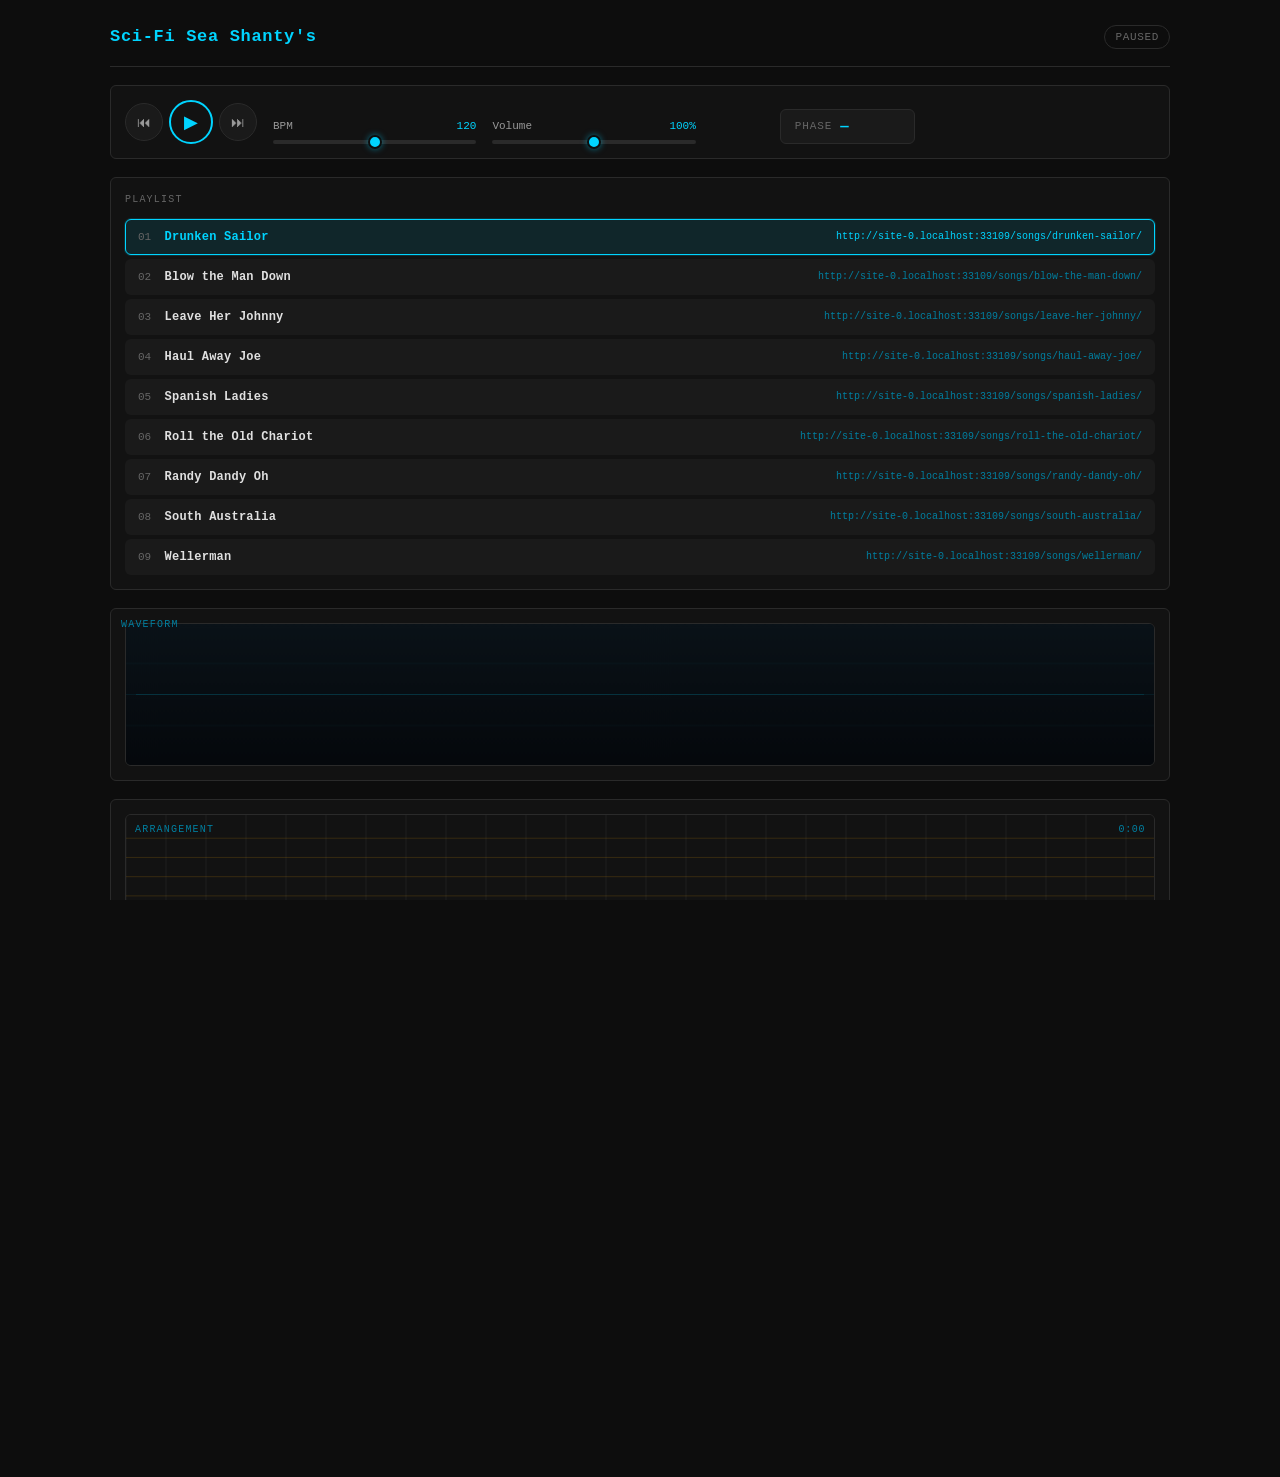
<file: index.html>
<!DOCTYPE html>
<html lang="en">
<head>
  <meta charset="UTF-8">
  <meta name="viewport" content="width=device-width, initial-scale=1.0">
  <meta name="theme-color" content="#0d0d0d">
  <meta name="apple-mobile-web-app-capable" content="yes">
  <title>Sci-Fi Sea Shanty's</title>
  <style>
    *, *::before, *::after { box-sizing: border-box; margin: 0; padding: 0; }

    :root {
      --waveform-h:   143px;  /* ~25% shorter than prior 190px shared strip */
      --arrangement-h: 179px; /* 75% of prior 238px strip */
      --bg:        #0d0d0d;
      --bg2:       #121212;
      --bg3:       #1a1a1a;
      --bg4:       #222222;
      --border:    #2a2a2a;
      --cyan:      #00d4ff;
      --cyan-dim:  #007fa0;
      --red:       #ff1744;
      --green:     #00e676;
      --amber:     #ffab00;
      --text:      #e0e0e0;
      --text-dim:  #666;
      --text-mid:  #999;
      --radius:    6px;
      --pad:       14px;
    }

    html, body {
      height: 100%;
      background: var(--bg);
      color: var(--text);
      font-family: 'JetBrains Mono', 'Fira Code', 'Cascadia Code', ui-monospace, monospace;
      font-size: 13px;
      line-height: 1.5;
      overflow-x: hidden;
    }

    /* ── Layout ─────────────────────────────────────────────────────────── */
    #app {
      max-width: 1100px;
      margin: 0 auto;
      padding: 24px 20px 60px;
      display: grid;
      gap: 18px;
    }

    /* ── Header ─────────────────────────────────────────────────────────── */
    header {
      display: flex;
      align-items: center;
      gap: 18px;
      border-bottom: 1px solid var(--border);
      padding-bottom: 16px;
    }
    header h1 {
      font-size: 17px;
      font-weight: 600;
      color: var(--cyan);
      letter-spacing: 0.04em;
      flex: 1;
    }
    header h1 span { color: var(--text-dim); font-weight: 400; }

    #status-pill {
      font-size: 11px;
      padding: 3px 10px;
      border-radius: 100px;
      border: 1px solid var(--border);
      color: var(--text-dim);
      letter-spacing: 0.06em;
      text-transform: uppercase;
      transition: all 0.3s;
    }
    #status-pill.playing { border-color: var(--green); color: var(--green); }

    /* ── Panel ───────────────────────────────────────────────────────────── */
    .panel {
      background: var(--bg2);
      border: 1px solid var(--border);
      border-radius: var(--radius);
      padding: var(--pad);
    }
    .panel-title {
      font-size: 10px;
      text-transform: uppercase;
      letter-spacing: 0.12em;
      color: var(--text-dim);
      margin-bottom: 12px;
    }

    /* ── Transport ───────────────────────────────────────────────────────── */
    #transport {
      display: grid;
      grid-template-columns: auto 1fr 1fr 1fr minmax(180px, 1.1fr);
      align-items: end;
      gap: 14px 16px;
    }
    #transport #transport-play-group { align-self: center; }
    #transport #info-row { justify-self: end; min-width: 0; }

    #transport-play-group {
      display: flex;
      align-items: center;
      gap: 6px;
    }
    #btn-prev-shanty,
    #btn-next-shanty {
      width: 38px;
      height: 38px;
      border-radius: 50%;
      border: 1px solid var(--border);
      background: var(--bg3);
      color: var(--text-mid);
      font-size: 14px;
      line-height: 1;
      cursor: pointer;
      display: flex;
      align-items: center;
      justify-content: center;
      transition: background 0.15s, border-color 0.15s, color 0.15s, transform 0.1s;
      flex-shrink: 0;
    }
    #btn-prev-shanty:hover,
    #btn-next-shanty:hover {
      border-color: var(--cyan-dim);
      color: var(--cyan);
      background: rgba(0,212,255,0.08);
    }
    #btn-prev-shanty:active,
    #btn-next-shanty:active { transform: scale(0.93); }
    #btn-prev-shanty:disabled,
    #btn-next-shanty:disabled {
      opacity: 0.35;
      cursor: not-allowed;
      pointer-events: none;
    }
    #btn-play {
      width: 44px;
      height: 44px;
      border-radius: 50%;
      border: 2px solid var(--cyan);
      background: transparent;
      color: var(--cyan);
      font-size: 18px;
      cursor: pointer;
      display: flex;
      align-items: center;
      justify-content: center;
      transition: background 0.15s, transform 0.1s;
      flex-shrink: 0;
    }
    #btn-play:hover { background: rgba(0,212,255,0.12); }
    #btn-play:active { transform: scale(0.93); }
    #btn-play.playing { border-color: var(--red); color: var(--red); }
    #btn-play.playing:hover { background: rgba(255,23,68,0.12); }

    /* ── Sliders ─────────────────────────────────────────────────────────── */
    .ctrl {
      display: flex;
      flex-direction: column;
      gap: 5px;
    }
    .ctrl-label {
      display: flex;
      justify-content: space-between;
      font-size: 11px;
      color: var(--text-mid);
    }
    .ctrl-label span:last-child { color: var(--cyan); font-variant-numeric: tabular-nums; }
    #vol-display.boost { color: var(--amber); }

    input[type=range] {
      -webkit-appearance: none;
      appearance: none;
      width: 100%;
      height: 4px;
      border-radius: 2px;
      background: var(--border);
      outline: none;
      cursor: pointer;
    }
    input[type=range]::-webkit-slider-thumb {
      -webkit-appearance: none;
      appearance: none;
      width: 14px; height: 14px;
      border-radius: 50%;
      background: var(--cyan);
      border: 2px solid var(--bg);
      box-shadow: 0 0 6px rgba(0,212,255,0.5);
      transition: transform 0.1s;
    }
    input[type=range]::-webkit-slider-thumb:hover { transform: scale(1.2); }
    input[type=range].layer-slider {
      background: linear-gradient(
        90deg,
        rgba(255, 171, 0, 0.38) 0 var(--phase-pct, 0%),
        var(--border) var(--phase-pct, 0%) 100%
      );
    }
    input[type=range].layer-slider::-webkit-slider-thumb { background: var(--layer-color); box-shadow: 0 0 4px rgba(255,171,0,0.22); }
    input[type=range].layer-slider.muted::-webkit-slider-thumb { background: var(--text-dim); box-shadow: none; }

    /* ── Playlist ───────────────────────────────────────────────────────── */
    .playlist-list {
      display: flex;
      flex-direction: column;
      gap: 4px;
      padding-right: 4px;
      margin: 0 -4px 0 0;
    }
    .playlist-item {
      display: grid;
      grid-template-columns: minmax(0, 1fr) auto;
      align-items: center;
      gap: 12px;
      width: 100%;
      padding: 10px 12px;
      border-radius: var(--radius);
      border: 1px solid transparent;
      background: var(--bg3);
      transition: border-color 0.15s, background 0.15s;
    }
    .playlist-item:hover {
      border-color: var(--cyan-dim);
      background: rgba(0, 212, 255, 0.06);
    }
    .playlist-item.active {
      border-color: var(--cyan);
      background: rgba(0, 212, 255, 0.1);
      box-shadow: 0 0 0 1px rgba(0, 212, 255, 0.15);
    }
    .playlist-item-main {
      display: flex;
      align-items: flex-start;
      gap: 10px;
      min-width: 0;
      text-align: left;
      background: transparent;
      border: 0;
      color: var(--text);
      font-family: inherit;
      font-size: 12px;
      cursor: pointer;
      padding: 0;
    }
    .playlist-item-index {
      flex: 0 0 1.5em;
      color: var(--text-dim);
      font-variant-numeric: tabular-nums;
      font-size: 11px;
      padding-top: 1px;
    }
    .playlist-item-body { min-width: 0; flex: 1; }
    .playlist-item-title {
      font-weight: 600;
      color: var(--text);
      letter-spacing: 0.02em;
    }
    .playlist-item.active .playlist-item-title { color: var(--cyan); }
    .playlist-item-desc {
      font-size: 10px;
      color: var(--text-dim);
      line-height: 1.35;
      margin-top: 3px;
      display: -webkit-box;
      -webkit-line-clamp: 2;
      -webkit-box-orient: vertical;
      overflow: hidden;
    }
    .playlist-item-url {
      display: inline-flex;
      align-items: flex-start;
      justify-content: flex-end;
      font-size: 10px;
      line-height: 1.35;
      color: var(--cyan-dim);
      text-decoration: none;
      white-space: normal;
      max-width: min(52vw, 520px);
      overflow-wrap: anywhere;
      word-break: break-word;
      text-align: right;
    }
    .playlist-item-url:hover {
      color: var(--cyan);
      text-decoration: underline;
    }
    .playlist-item.active .playlist-item-url { color: var(--cyan); }
    /* ── Phase readout + Synthesize ───────────────────────────────────────── */
    #info-row {
      display: flex;
      gap: 18px;
      align-items: center;
    }
    .info-chip {
      background: var(--bg3);
      border: 1px solid var(--border);
      border-radius: var(--radius);
      padding: 6px 14px;
      display: flex;
      align-items: center;
      gap: 8px;
    }
    .info-chip .info-key { color: var(--text-dim); font-size: 11px; text-transform: uppercase; letter-spacing: 0.08em; }
    .info-chip .info-val { color: var(--cyan); font-size: 14px; font-weight: 600; min-width: 60px; }
    /* ── Oscilloscope + Arrangement (label style; heights split) ───────────── */
    #scope-wrap,
    #arrangement-wrap {
      position: relative;
    }
    #scope {
      width: 100%;
      height: var(--waveform-h);
      display: block;
      border-radius: var(--radius);
      background: radial-gradient(ellipse 120% 80% at 50% 100%, #0a1418 0%, #060a0c 55%);
      border: 1px solid var(--border);
    }
    .viz-label {
      position: absolute;
      top: 8px;
      left: 10px;
      z-index: 1;
      font-size: 10px;
      text-transform: uppercase;
      letter-spacing: 0.12em;
      color: var(--cyan-dim);
      pointer-events: none;
    }
    .viz-label-row {
      left: 10px;
      right: 10px;
      display: flex;
      justify-content: space-between;
      align-items: baseline;
      gap: 8px;
    }
    .viz-time-span {
      text-transform: none;
      letter-spacing: 0.06em;
      font-variant-numeric: tabular-nums;
      white-space: nowrap;
    }

    .arrangement-live-wrap {
      display: block;
      overflow: hidden;
    }
    .arrangement-live-canvas-wrap {
      height: var(--arrangement-h);
      min-width: 0;
      border-radius: var(--radius);
      border: 1px solid var(--border);
      background: var(--bg2);
      overflow: hidden;
    }
    #arrangement-canvas {
      display: block;
      width: 100%;
      height: 100%;
      vertical-align: top;
    }

    /* ── Layer mixer (flat list, logical hierarchy order) ──────────────────── */
    #mixer-layers {
      display: grid;
      grid-template-columns: repeat(auto-fill, minmax(180px, 1fr));
      gap: 10px;
    }
    .layer-ctrl {
      --layer-color: var(--amber);
      background: var(--bg3);
      border: 1px solid var(--border);
      border-radius: var(--radius);
      padding: 10px 12px;
      display: flex;
      flex-direction: column;
      gap: 7px;
    }
    .layer-ctrl .layer-header {
      display: flex;
      justify-content: space-between;
      align-items: center;
    }
    .layer-name {
      font-size: 11px;
      font-weight: 600;
      letter-spacing: 0.06em;
      text-transform: uppercase;
      color: var(--layer-color);
    }
    .layer-val {
      font-size: 11px;
      color: var(--layer-color);
      font-variant-numeric: tabular-nums;
      min-width: 28px;
      text-align: right;
    }
    .layer-val.muted { color: var(--text-dim); }
    .layer-meta {
      display: flex;
      align-items: center;
      gap: 8px;
      flex-wrap: wrap;
      justify-content: flex-end;
    }
    .layer-meta-row {
      display: inline-flex;
      align-items: center;
      gap: 4px;
      font-size: 9px;
      letter-spacing: 0.06em;
      text-transform: uppercase;
      color: var(--text-dim);
    }
    .layer-mix-val {
      color: var(--cyan);
      font-variant-numeric: tabular-nums;
      letter-spacing: normal;
      text-transform: none;
    }
    .layer-mix-val.muted { color: var(--text-dim); }
    .layer-desc {
      font-size: 10px;
      color: var(--text-dim);
    }
    .layer-chords {
      font-size: 9px;
      color: var(--text-mid);
      letter-spacing: 0.04em;
      line-height: 1.35;
    }
    .layer-chords .layer-chords-label {
      color: var(--text-dim);
      text-transform: uppercase;
      letter-spacing: 0.08em;
      margin-right: 4px;
    }
    .layer-solo-btn {
      background: none;
      border: 1px solid var(--border);
      border-radius: 3px;
      color: var(--text-dim);
      font-size: 9px;
      font-weight: 700;
      font-family: inherit;
      width: 22px;
      height: 20px;
      padding: 0;
      line-height: 1;
      cursor: pointer;
      transition: border-color 0.15s, color 0.15s, background 0.15s;
    }
    .layer-solo-btn:hover {
      border-color: var(--cyan-dim);
      color: var(--cyan);
    }
    .layer-solo-btn.active {
      border-color: var(--cyan);
      color: var(--cyan);
      background: rgba(0, 212, 255, 0.12);
      box-shadow: 0 0 8px rgba(0, 212, 255, 0.2);
    }
    .layer-ctrl.is-solo-muted {
      opacity: 0.55;
    }
    .layer-ctrl.is-soloed {
      box-shadow: 0 0 0 1px rgba(0, 212, 255, 0.35);
    }
    /* ── Footer note ─────────────────────────────────────────────────────── */
    footer {
      text-align: center;
      font-size: 11px;
      color: var(--text-dim);
      padding-top: 8px;
    }
    footer a { color: var(--cyan-dim); text-decoration: none; }
    footer a:hover { color: var(--cyan); }

    @media (max-width: 640px) {
      #transport {
        grid-template-columns: 1fr 1fr;
        grid-template-rows: auto;
        gap: 12px;
      }
      #transport #info-row { justify-self: stretch; }
      #transport #transport-play-group { justify-self: start; }
    }
  </style>
</head>
<body>
<!-- Keeps the OS media session / audio route active on some mobile browsers when the screen locks -->
<audio id="media-keepalive" loop playsinline preload="auto" aria-hidden="true"
  src="[data-uri]"></audio>
<div id="app">

  <!-- ── Header ──────────────────────────────────────────────────────────── -->
  <header>
    <h1>Sci-Fi Sea Shanty's</h1>
    <div id="status-pill">paused</div>
  </header>

  <!-- ── Transport ───────────────────────────────────────────────────────── -->
  <div class="panel">
    <div id="transport">
      <div id="transport-play-group">
        <button type="button" id="btn-prev-shanty" title="Previous shanty" aria-label="Previous shanty">⏮</button>
        <button id="btn-play" title="Play / Pause" aria-label="Play or pause">▶</button>
        <button type="button" id="btn-next-shanty" title="Next shanty" aria-label="Next shanty">⏭</button>
      </div>

      <div class="ctrl" id="bpm-ctrl">
        <div class="ctrl-label"><span>BPM</span><span id="bpm-display">120</span></div>
        <input type="range" id="bpm-slider" min="40" max="200" value="120" step="1">
      </div>

      <div class="ctrl" id="vol-ctrl">
        <div class="ctrl-label"><span>Volume</span><span id="vol-display">100%</span></div>
        <input type="range" id="vol-slider" min="0" max="200" value="100" step="1">
      </div>

      <div id="info-row">
        <div class="info-chip">
          <span class="info-key">Phase</span>
          <span class="info-val" id="phase-val">—</span>
        </div>
      </div>

    </div>
  </div>

  <!-- ── Playlist ────────────────────────────────────────────────────────── -->
  <div class="panel" id="playlist-panel">
    <div class="panel-title">Playlist</div>
    <div id="playlist-list" class="playlist-list" role="list" aria-label="Sea shanty playlist"></div>
  </div>

  <!-- ── Oscilloscope ────────────────────────────────────────────────────── -->
  <div class="panel" id="scope-wrap">
    <canvas id="scope"></canvas>
    <div id="scope-label" class="viz-label">Waveform</div>
  </div>

  <!-- ── Arrangement (live per-layer RMS) ─────────────────────────────────── -->
  <div class="panel" id="arrangement-panel" aria-label="Layer activity">
    <div id="arrangement-wrap">
      <div class="arrangement-live-wrap">
        <div class="arrangement-live-canvas-wrap">
          <canvas id="arrangement-canvas" width="300" height="54"></canvas>
        </div>
      </div>
      <div id="arrangement-label" class="viz-label viz-label-row">
        <span>Arrangement</span>
        <span id="arrangement-time-span" class="viz-time-span" title=""></span>
      </div>
    </div>
  </div>

  <!-- ── Layer Mixer ─────────────────────────────────────────────────────── -->
  <div class="panel">
    <div class="panel-title">Crew & Instruments — mix levels per song phase</div>
    <div id="mixer-layers"></div>
  </div>

  <footer>
    <a href="https://github.com/TomGarske/ProceduralMusicStudio" target="_blank">GitHub</a>
    &nbsp;·&nbsp; 120 BPM · Sci-Fi Sea Shanty's · Web Audio API
  </footer>

</div>

<script src="music_engine_web.js"></script>
<script src="arrangement_live.js"></script>
<script>
// ── Layer definitions (order = rhythm → low end → harmony → melody → texture) ─
const LAYERS = [
  { id:'thump',     label:'Fist Thump',        desc:'Layered barrel-hit impact on beats 1 and 3', default:100 },
  { id:'bass',      label:'Plucked Bass',      desc:'Short low root-and-fifth notes with a pitched attack accent', default:100 },
  { id:'piano',     label:'Concertina Stabs',  desc:'Rhythmic concertina-style chord stabs on the downbeat', default:100 },
  { id:'pad',       label:'Cello Pad',         desc:'Sustained bowed cello support that retunes with the harmony', default:100 },
  { id:'drone',     label:'Arco Bass Support', desc:'Bowed bass root-and-fifth support with gentle swells', default:100 },
  { id:'arp',       label:'Cello Melody',      desc:'Main bowed cello hook, kept in a playable register', default:100 },
  { id:'voiceBass', label:'Crew Bass',         desc:'Lowest crew chant part in bass range', default:100 },
  { id:'voiceBaritone', label:'Crew Baritone', desc:'Middle crew chant part in baritone range', default:100 },
  { id:'voiceTenor', label:'Crew Tenor',       desc:'Upper crew chant part kept in a low tenor range', default:100 },
];
/** Layers that follow the phase chord progression (shown in the mixer). */
const CHORD_LAYER_IDS = ['piano', 'bass', 'voiceBass', 'voiceBaritone', 'voiceTenor'];
let presetManifestList = [];
let activePresetJson = null;
/** Layer slider 0–200 → multiplier 0–2× phase level (must match engine `setLayer` max). */
const LAYER_SLIDER_MAX = 200;
const LAYER_MULT_MAX = 2;

// ── Engine boot ──────────────────────────────────────────────────────────
let engine = null;
let scopeRaf = null;
let soloLayerId = null;  // null = all layers audible per mixer; else only this id is heard

const mediaKeepalive = document.getElementById('media-keepalive');

// ── iOS background audio helper ──────────────────────────────────────────
// Pipes the engine's Web Audio output through the <audio> element so iOS
// keeps the audio session alive when the page is backgrounded.
function startKeepalive() {
  try {
    const stream = engine?.getMediaStream?.();
    if (stream) {
      mediaKeepalive.srcObject = stream;
    }
    mediaKeepalive.volume = 0.01;
    mediaKeepalive.play().catch(() => {});
  } catch (_) {}
}
function stopKeepalive() {
  try {
    mediaKeepalive.pause();
    mediaKeepalive.srcObject = null;
  } catch (_) {}
}

function updateChordLayerLabels() {
  const seq = engine?.getState?.()?.chordSeq;
  const inner = seq && seq.length
    ? `<span class="layer-chords-label">Chords</span><span>${seq.join(' · ')}</span>`
    : `<span class="layer-chords-label">Chords</span><span>—</span>`;
  CHORD_LAYER_IDS.forEach(id => {
    const el = document.getElementById(`chords-${id}`);
    if (el) el.innerHTML = inner;
  });
}

async function bootEngine() {
  if (engine) return;
  if (!activePresetJson && presetManifestList.length) {
    try {
      const r = await fetch('presets/' + presetManifestList[0].file);
      activePresetJson = await r.json();
    } catch (e) {
      console.warn('Could not load preset file; using engine default.', e);
    }
  }
  const opts = activePresetJson ? { preset: activePresetJson } : {};
  engine = ProceduralMusic.create(opts);
  window.__PROC_ENGINE = engine;
  engine.setKey(activePresetJson?.defaults?.key ?? 'Gm');
  engine.setPhaseLoop(null);

  // Wire events
  const phaseValEl = document.getElementById('phase-val');
  let phaseRafPending = false;
  let lastPhaseEvent = null;
  engine.on('phase', (data) => {
    lastPhaseEvent = data;
    if (!phaseRafPending) {
      phaseRafPending = true;
      requestAnimationFrame(() => {
        phaseRafPending = false;
        if (!lastPhaseEvent) return;
        const { label } = lastPhaseEvent;
        phaseValEl.textContent = label;
        window.ArrangementLive?.onPhaseMarker?.(label);
        updateLayerDisplayFromState(engine.getState());
        updateChordLayerLabels();
      });
    }
  });

  // Throttle MediaMetadata — at most once per 2s (allocations are expensive)
  let lastMediaMetaUpdate = 0;
  engine.on('phase', ({ id, label }) => {
    const now = performance.now();
    if (now - lastMediaMetaUpdate < 2000) return;
    lastMediaMetaUpdate = now;
    if ('mediaSession' in navigator && activePresetJson) {
      try {
        const bpm = engine?.getState?.()?.bpm;
        navigator.mediaSession.metadata = new MediaMetadata({
          title: bpm ? `${Math.round(bpm)} BPM · ${activePresetJson.name || "Sci-Fi Sea Shanty's"}` : (activePresetJson.name || "Sci-Fi Sea Shanty's"),
          artist: label || 'Sci-Fi Sea Shanty\'s',
          album: "Sci-Fi Sea Shanty's",
        });
      } catch (_) {}
    }
  });

  // Sync sliders to the loaded preset's defaults, then push to engine
  const presetBpm = activePresetJson?.defaults?.bpm ?? 120;
  document.getElementById('bpm-slider').value = presetBpm;
  document.getElementById('bpm-display').textContent = Math.round(presetBpm);
  engine.setVolume(parseFloat(document.getElementById('vol-slider').value) / 100);
  engine.setBPM(presetBpm);
  updateLayerDisplayFromState(engine.getState());
  syncAllLayersToEngine();
  updateChordLayerLabels();
  updateMediaSessionPlaybackState();
  updateMediaSessionMetadata();

  // Start oscilloscope
  startScope();
}

// ── Play / Pause ──────────────────────────────────────────────────────────
const btnPlay = document.getElementById('btn-play');
const statusPill = document.getElementById('status-pill');

btnPlay.addEventListener('click', async () => {
  await bootEngine();
  const state = engine.getState();
  if (state.transportActive) {
    engine.stop();
    stopKeepalive();
    btnPlay.classList.remove('playing');
    btnPlay.innerHTML = '▶';
    statusPill.textContent = 'paused';
    statusPill.classList.remove('playing');
    updateMediaSessionPlaybackState();
  } else {
    engine.play();
    startKeepalive();
    btnPlay.classList.add('playing');
    btnPlay.innerHTML = '⏸';
    statusPill.textContent = 'playing';
    statusPill.classList.add('playing');
    updateMediaSessionPlaybackState();
    updateMediaSessionMetadata();
  }
});

// ── Prevent scroll-wheel from changing slider values (causes audio glitches) ──
document.querySelectorAll('input[type=range]').forEach(slider => {
  slider.addEventListener('wheel', e => { e.preventDefault(); }, { passive: false });
});

// ── Transport sliders ─────────────────────────────────────────────────────
document.getElementById('bpm-slider').addEventListener('input', e => {
  const v = parseInt(e.target.value);
  document.getElementById('bpm-display').textContent = v;
  if (engine) engine.setBPM(v);
  updateMediaSessionMetadata();
});

document.getElementById('vol-slider').addEventListener('input', e => {
  const v = parseInt(e.target.value);
  const volDisplay = document.getElementById('vol-display');
  volDisplay.textContent = v > 100 ? `${v}% Boost` : `${v}%`;
  volDisplay.classList.toggle('boost', v > 100);
  if (engine) engine.setVolume(v / 100);
});

// ── Layer mixer (flat list, hierarchy order) ───────────────────────────
const mixerLayersEl = document.getElementById('mixer-layers');
function getEffectiveLayerValue(layerId, sliderVal) {
  if (soloLayerId !== null && layerId !== soloLayerId) return 0;
  return sliderVal;
}
function updateSoloStyles() {
  document.querySelectorAll('.layer-solo-btn').forEach(btn => {
    const id = btn.dataset.layer;
    btn.classList.toggle('active', soloLayerId !== null && soloLayerId === id);
  });
  document.querySelectorAll('.layer-ctrl').forEach(card => {
    const sl = card.querySelector('.layer-slider');
    const id = sl?.dataset?.layer;
    if (!id) return;
    card.classList.toggle('is-soloed', soloLayerId !== null && soloLayerId === id);
    card.classList.toggle('is-solo-muted', soloLayerId !== null && soloLayerId !== id);
  });
}
function syncLayerToEngine(layerId) {
  if (!engine) return;
  const slider = document.getElementById(`sl-${layerId}`);
  if (!slider) return;
  const volumeMult = parseInt(slider.value, 10) / 100;
  engine.setLayer(layerId, getEffectiveLayerValue(layerId, volumeMult));
}
function syncAllLayersToEngine() {
  if (!engine) return;
  LAYERS.forEach(layer => syncLayerToEngine(layer.id));
}
const layerDomCache = {};
function cacheLayerDom() {
  LAYERS.forEach(layer => {
    const slider = document.getElementById(`sl-${layer.id}`);
    const phaseEl = document.getElementById(`phase-${layer.id}`);
    const mixEl = document.getElementById(`mix-${layer.id}`);
    const card = slider?.closest('.layer-ctrl');
    if (slider && phaseEl && mixEl && card) {
      layerDomCache[layer.id] = { slider, phaseEl, mixEl, card };
    }
  });
}
function updateLayerDisplayFromState(state) {
  if (!state) return;
  const phaseLevels = state.phaseLevels || {};
  for (let i = 0; i < LAYERS.length; i++) {
    const layer = LAYERS[i];
    const cached = layerDomCache[layer.id];
    if (!cached) continue;
    const { slider, phaseEl, mixEl } = cached;
    const base = phaseLevels[layer.id] ?? 0;
    const volumeMult = parseInt(slider.value, 10) / 100;
    phaseEl.textContent = base.toFixed(2);
    mixEl.textContent = volumeMult.toFixed(2);
    phaseEl.classList.toggle('muted', base === 0);
    mixEl.classList.toggle('muted', volumeMult === 0);
    slider.style.setProperty('--phase-pct', `${Math.max(0, Math.min(100, base * 100))}%`);
    slider.classList.toggle('muted', volumeMult === 0);
  }
}

function buildLayerCard(layer) {
  const card = document.createElement('div');
  card.className = 'layer-ctrl';
  const defaultVal = layer.default ?? 100;
  const chordBlock = CHORD_LAYER_IDS.includes(layer.id)
    ? `<div class="layer-chords" id="chords-${layer.id}"></div>`
    : '';
  card.innerHTML = `
    <div class="layer-header">
      <span class="layer-name">${layer.label}</span>
      <div class="layer-meta">
        <span class="layer-meta-row">Phase <span class="layer-val muted" id="phase-${layer.id}">0.00</span></span>
        <span class="layer-meta-row">Mix <span class="layer-mix-val ${defaultVal === 0 ? 'muted' : ''}" id="mix-${layer.id}">${(defaultVal / 100).toFixed(2)}</span></span>
        <button type="button" class="layer-solo-btn" data-layer="${layer.id}" title="Isolate this layer (solo)">S</button>
      </div>
    </div>
    <input type="range" class="layer-slider" id="sl-${layer.id}"
           min="0" max="${LAYER_SLIDER_MAX}" value="${defaultVal}" step="1" data-layer="${layer.id}">
    <div class="layer-desc">${layer.desc}</div>
    ${chordBlock}
  `;

  const slider = card.querySelector(`#sl-${layer.id}`);
  const mixEl = card.querySelector(`#mix-${layer.id}`);
  slider.classList.toggle('muted', parseInt(slider.value) === 0);
  slider.style.setProperty('--phase-pct', '0%');

  slider.addEventListener('wheel', e => { e.preventDefault(); }, { passive: false });
  slider.addEventListener('input', e => {
    const v = parseInt(e.target.value, 10) / 100;
    mixEl.textContent = v.toFixed(2);
    syncLayerToEngine(layer.id);
    mixEl.classList.toggle('muted', v === 0);
    slider.classList.toggle('muted', v === 0);
  });

  const soloBtn = card.querySelector('.layer-solo-btn');
  soloBtn.addEventListener('click', () => {
    soloLayerId = soloLayerId === layer.id ? null : layer.id;
    updateSoloStyles();
    syncAllLayersToEngine();
    updateLayerDisplayFromState(engine?.getState());
  });
  return card;
}

LAYERS.forEach(layer => {
  mixerLayersEl.appendChild(buildLayerCard(layer));
});
cacheLayerDom();
updateSoloStyles();
updateChordLayerLabels();

if (window.ArrangementLive) {
  ArrangementLive.init(LAYERS.map(l => l.id));
}

// ── Oscilloscope ──────────────────────────────────────────────────────────
const canvas = document.getElementById('scope');
const ctx2d  = canvas.getContext('2d');
let scopeCssW = 0;
let scopeCssH = 0;
let scopeTimeBuf = null;

function resizeCanvas() {
  const dpr = window.devicePixelRatio || 1;
  const rect = canvas.getBoundingClientRect();
  scopeCssW = rect.width;
  scopeCssH = rect.height;
  canvas.width  = rect.width  * dpr;
  canvas.height = rect.height * dpr;
  ctx2d.setTransform(dpr, 0, 0, dpr, 0, 0);
}
resizeCanvas();
window.addEventListener('resize', resizeCanvas);

function drawScope() {
  scopeRaf = requestAnimationFrame(drawScope);

  const W = scopeCssW;
  const H = scopeCssH;
  const pad = 10;
  const mid = H * 0.5;

  const bgGrad = ctx2d.createLinearGradient(0, 0, 0, H);
  bgGrad.addColorStop(0, '#0a1218');
  bgGrad.addColorStop(1, '#05080c');
  ctx2d.fillStyle = bgGrad;
  ctx2d.fillRect(0, 0, W, H);

  ctx2d.strokeStyle = 'rgba(0, 212, 255, 0.07)';
  ctx2d.lineWidth = 1;
  ctx2d.beginPath();
  ctx2d.moveTo(0, mid);
  ctx2d.lineTo(W, mid);
  ctx2d.stroke();
  ctx2d.strokeStyle = 'rgba(0, 212, 255, 0.04)';
  ctx2d.beginPath();
  ctx2d.moveTo(0, H * 0.28);
  ctx2d.lineTo(W, H * 0.28);
  ctx2d.moveTo(0, H * 0.72);
  ctx2d.lineTo(W, H * 0.72);
  ctx2d.stroke();

  if (!engine) {
    ctx2d.strokeStyle = 'rgba(0,212,255,0.12)';
    ctx2d.lineWidth = 1.2;
    ctx2d.beginPath();
    ctx2d.moveTo(pad, mid);
    ctx2d.lineTo(W - pad, mid);
    ctx2d.stroke();
    return;
  }

  const analyser = engine.getAnalyser();
  if (!analyser) return;

  if (!scopeTimeBuf || scopeTimeBuf.length !== analyser.fftSize) {
    scopeTimeBuf = new Float32Array(analyser.fftSize);
  }
  analyser.getFloatTimeDomainData(scopeTimeBuf);
  const buf = scopeTimeBuf;
  const playing = btnPlay.classList.contains('playing');

  const plotW = Math.max(1, W - pad * 2);
  const stride = Math.max(1, Math.floor(buf.length / plotW));
  let peak = 0.0001;
  for (let i = 0; i < buf.length; i += stride) {
    peak = Math.max(peak, Math.abs(buf[i]));
  }
  const gain = Math.min(2.4, 0.42 / peak);

  const pts = [];
  let prev = 0;
  let x = 0;
  for (let i = 0; i < buf.length && x < plotW; i += stride, x++) {
    const sm = prev * 0.28 + buf[i] * 0.72;
    prev = sm;
    const y = mid - sm * gain * (H * 0.4);
    pts.push({ x: pad + x, y });
  }
  if (pts.length < 2) return;

  const fGrad = ctx2d.createLinearGradient(0, 0, 0, H);
  fGrad.addColorStop(0, playing ? 'rgba(0, 212, 255, 0.12)' : 'rgba(0, 212, 255, 0.04)');
  fGrad.addColorStop(1, 'rgba(0, 212, 255, 0)');
  ctx2d.beginPath();
  ctx2d.moveTo(pts[0].x, mid);
  for (let i = 0; i < pts.length; i++) ctx2d.lineTo(pts[i].x, pts[i].y);
  ctx2d.lineTo(pts[pts.length - 1].x, mid);
  ctx2d.closePath();
  ctx2d.fillStyle = fGrad;
  ctx2d.fill();

  ctx2d.beginPath();
  ctx2d.moveTo(pts[0].x, pts[0].y);
  for (let i = 1; i < pts.length; i++) ctx2d.lineTo(pts[i].x, pts[i].y);
  ctx2d.strokeStyle = playing ? 'rgba(0, 230, 255, 0.92)' : 'rgba(0, 212, 255, 0.32)';
  ctx2d.lineWidth = playing ? 1.45 : 1;
  ctx2d.lineJoin = 'round';
  ctx2d.lineCap = 'round';
  ctx2d.shadowBlur = playing ? 5 : 0;
  ctx2d.shadowColor = 'rgba(0, 212, 255, 0.45)';
  ctx2d.stroke();
  ctx2d.shadowBlur = 0;
}

function startScope() {
  if (!scopeRaf) drawScope();
}

// Start idle scope immediately
drawScope();

// ── Keyboard shortcut ─────────────────────────────────────────────────────
document.addEventListener('keydown', async e => {
  if (e.target.tagName === 'INPUT') return;
  if (e.code === 'Space') {
    e.preventDefault();
    btnPlay.click();
  }
});

let currentPresetFile = null;

async function initPresets() {
  try {
    const m = await fetch('presets/manifest.json').then(r => r.json());
    presetManifestList = m.presets || [];
    const first = presetManifestList[0];
    if (first) {
      const r = await fetch('presets/' + first.file);
      activePresetJson = await r.json();
      currentPresetFile = first.file;
    }
  } catch (e) {
    console.warn('Preset manifest/load failed; using bundled engine default.', e);
    presetManifestList = [];
  }
}

function renderPlaylist() {
  const list = document.getElementById('playlist-list');
  if (!list) return;
  list.innerHTML = '';
  presetManifestList.forEach((p, i) => {
    const item = document.createElement('div');
    const songUrl = new URL(`songs/${encodeURIComponent(p.id)}/`, window.location.href).href;
    item.className = 'playlist-item';
    item.setAttribute('role', 'listitem');
    item.dataset.file = p.file;
    item.innerHTML = `
      <button type="button" class="playlist-item-main" data-file="${p.file}">
        <span class="playlist-item-index">${String(i + 1).padStart(2, '0')}</span>
        <div class="playlist-item-body">
          <div class="playlist-item-title">${p.name}</div>
        </div>
      </button>
      <a class="playlist-item-url" href="${songUrl}">${songUrl}</a>
    `;
    list.appendChild(item);
  });
}

function renderPlaylistActive() {
  document.querySelectorAll('.playlist-item').forEach(el => {
    el.classList.toggle('active', el.dataset.file === currentPresetFile);
  });
}

function updateSkipButtonsState() {
  const dis = presetManifestList.length < 2;
  const prev = document.getElementById('btn-prev-shanty');
  const next = document.getElementById('btn-next-shanty');
  if (prev) prev.disabled = dis;
  if (next) next.disabled = dis;
}

function updateMediaSessionMetadata() {
  if (!('mediaSession' in navigator)) return;
  try {
    const state = engine?.getState?.();
    const bpm = state?.bpm;
    const phase = state?.phaseLabel || '';
    const name = activePresetJson?.name || "Sci-Fi Sea Shanty's";
    const title = bpm ? `${Math.round(bpm)} BPM · ${name}` : name;
    navigator.mediaSession.metadata = new MediaMetadata({
      title,
      artist: phase || "Sci-Fi Sea Shanty's",
      album: "Sci-Fi Sea Shanty's",
    });
    // Pin the scrubber to current BPM (position = bpm - 40, range 0–160).
    // playbackRate near zero prevents auto-advancing.
    if (bpm) {
      navigator.mediaSession.setPositionState({
        duration: 160,
        position: Math.max(0, Math.min(160, Math.round(bpm) - 40)),
        playbackRate: 0.0001,
      });
    }
  } catch (_) {}
}

function updateMediaSessionPlaybackState() {
  if (!('mediaSession' in navigator)) return;
  try {
    const playing = engine?.getState?.()?.transportActive;
    navigator.mediaSession.playbackState = playing ? 'playing' : 'paused';
  } catch (_) {}
}

function setupMediaSession() {
  if (!('mediaSession' in navigator)) return;
  try {
    navigator.mediaSession.setActionHandler('play', async () => {
      await bootEngine();
      if (!engine.getState().transportActive) {
        engine.play();
        startKeepalive();
        btnPlay.classList.add('playing');
        btnPlay.innerHTML = '⏸';
        statusPill.textContent = 'playing';
        statusPill.classList.add('playing');
      }
      updateMediaSessionPlaybackState();
    });
    navigator.mediaSession.setActionHandler('pause', async () => {
      await bootEngine();
      if (engine.getState().transportActive) {
        engine.stop();
        stopKeepalive();
        btnPlay.classList.remove('playing');
        btnPlay.innerHTML = '▶';
        statusPill.textContent = 'paused';
        statusPill.classList.remove('playing');
      }
      updateMediaSessionPlaybackState();
    });
    navigator.mediaSession.setActionHandler('previoustrack', () => {
      document.getElementById('btn-prev-shanty').click();
    });
    navigator.mediaSession.setActionHandler('nexttrack', () => {
      document.getElementById('btn-next-shanty').click();
    });
    navigator.mediaSession.setActionHandler('stop', async () => {
      await bootEngine();
      if (engine.getState().transportActive) {
        engine.stop();
        stopKeepalive();
        btnPlay.classList.remove('playing');
        btnPlay.innerHTML = '▶';
        statusPill.textContent = 'paused';
        statusPill.classList.remove('playing');
      }
      updateMediaSessionPlaybackState();
    });
    // ── BPM control via lock screen seek buttons (⏪/⏩) ──
    navigator.mediaSession.setActionHandler('seekforward', () => {
      if (!engine) return;
      const newBpm = Math.min(200, Math.round(engine.getState().bpm + 5));
      engine.setBPM(newBpm);
      document.getElementById('bpm-slider').value = newBpm;
      document.getElementById('bpm-display').textContent = newBpm;
      updateMediaSessionMetadata();
    });
    navigator.mediaSession.setActionHandler('seekbackward', () => {
      if (!engine) return;
      const newBpm = Math.max(40, Math.round(engine.getState().bpm - 5));
      engine.setBPM(newBpm);
      document.getElementById('bpm-slider').value = newBpm;
      document.getElementById('bpm-display').textContent = newBpm;
      updateMediaSessionMetadata();
    });
    // ── BPM control via lock screen scrubber drag ──
    navigator.mediaSession.setActionHandler('seekto', (details) => {
      if (!engine || details.seekTime == null) return;
      const newBpm = Math.round(Math.max(40, Math.min(200, 40 + details.seekTime)));
      engine.setBPM(newBpm);
      document.getElementById('bpm-slider').value = newBpm;
      document.getElementById('bpm-display').textContent = newBpm;
      updateMediaSessionMetadata();
    });
  } catch (e) {
    console.warn('Media Session not fully available', e);
  }
}

function getCurrentShantyIndex() {
  return presetManifestList.findIndex(p => p.file === currentPresetFile);
}

async function goToShantyDelta(delta) {
  const n = presetManifestList.length;
  if (n < 2) return;
  const i = getCurrentShantyIndex();
  if (i < 0) return;
  const next = presetManifestList[(i + delta + n) % n];
  await applyShantyFile(next.file);
}

async function applyShantyFile(file) {
  const entry = presetManifestList.find(p => p.file === file);
  if (!entry) return false;
  try {
    const r = await fetch('presets/' + file);
    activePresetJson = await r.json();
    currentPresetFile = file;
    updateLayerLabelsFromPreset(activePresetJson);
    renderPlaylistActive();
    await bootEngine();
    engine.applyPreset(activePresetJson);
    const bpm = activePresetJson.defaults?.bpm ?? 120;
    document.getElementById('bpm-slider').value = bpm;
    document.getElementById('bpm-display').textContent = Math.round(bpm);
    engine.play();
    startKeepalive();
    const btnPlayEl = document.getElementById('btn-play');
    const statusPillEl = document.getElementById('status-pill');
    btnPlayEl.classList.add('playing');
    btnPlayEl.innerHTML = '⏸';
    statusPillEl.textContent = 'playing';
    statusPillEl.classList.add('playing');
    updateMediaSessionMetadata();
    updateMediaSessionPlaybackState();
    return true;
  } catch (err) {
    console.error('Failed to load preset', err);
    return false;
  }
}

document.getElementById('btn-next-shanty').addEventListener('click', () => goToShantyDelta(1));
document.getElementById('btn-prev-shanty').addEventListener('click', () => goToShantyDelta(-1));
document.getElementById('playlist-list').addEventListener('click', async e => {
  const item = e.target.closest('.playlist-item-main');
  if (!item?.dataset?.file) return;
  await applyShantyFile(item.dataset.file);
});

// ── iOS background audio recovery ─────────────────────────────────────────
// When returning from background, iOS may have suspended the AudioContext
// and starved the scheduler. Resume both and re-attach the keepalive stream.
document.addEventListener('visibilitychange', () => {
  if (document.visibilityState === 'visible' && engine?.getState?.()?.playing) {
    engine.resumeAudioContext?.().then(() => startKeepalive()).catch(() => {});
  }
});
window.addEventListener('pageshow', e => {
  if (e.persisted && engine?.getState?.()?.playing) {
    engine.resumeAudioContext?.().then(() => startKeepalive()).catch(() => {});
  }
});
setupMediaSession();

// ── Preset-driven layer labels ────────────────────────────────────────
const DEFAULT_LAYER_LABELS = {};
LAYERS.forEach(l => { DEFAULT_LAYER_LABELS[l.id] = { label: l.label, desc: l.desc }; });

function updateLayerLabelsFromPreset(preset) {
  const labels = preset?.layerLabels || {};
  LAYERS.forEach(layer => {
    const custom = labels[layer.id];
    const lbl = custom?.label || DEFAULT_LAYER_LABELS[layer.id].label;
    const desc = custom?.desc || DEFAULT_LAYER_LABELS[layer.id].desc;
    const card = document.getElementById(`sl-${layer.id}`)?.closest('.layer-ctrl');
    if (!card) return;
    const nameEl = card.querySelector('.layer-name');
    const descEl = card.querySelector('.layer-desc');
    if (nameEl) nameEl.textContent = lbl;
    if (descEl) descEl.textContent = desc;
  });
  LAYERS.forEach(layer => {
    const cached = layerDomCache[layer.id];
    if (cached?.card) {
      cached.card.style.display = '';
    }
  });
}

const origBootEngine = bootEngine;
bootEngine = async function() {
  await origBootEngine();
  if (activePresetJson) {
    updateLayerLabelsFromPreset(activePresetJson);
  }
};

initPresets().then(() => {
  renderPlaylist();
  updateSkipButtonsState();
  renderPlaylistActive();
  if (activePresetJson) {
    updateLayerLabelsFromPreset(activePresetJson);
  }
});
</script>
</body>
</html>
</file>
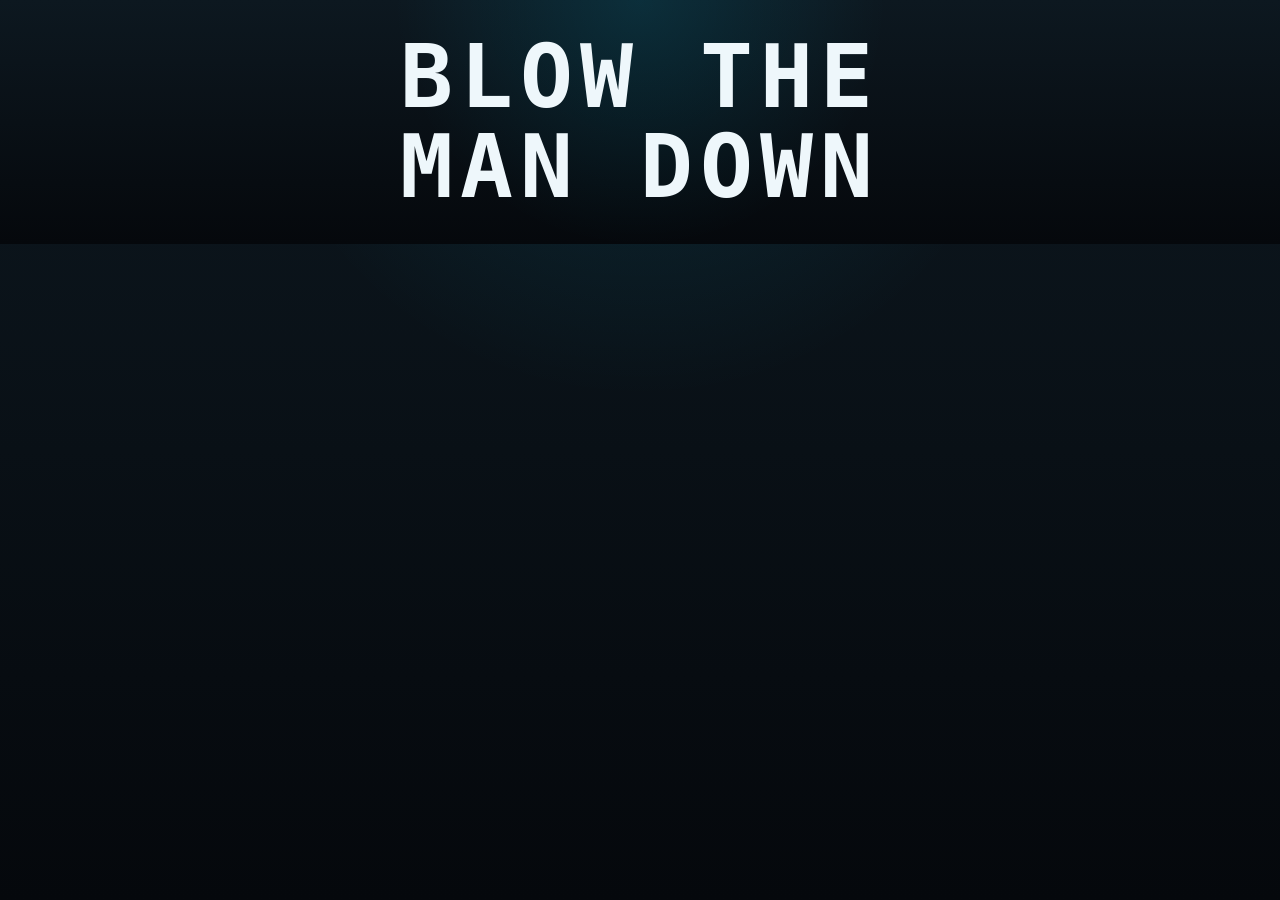
<file: songs/blow-the-man-down/index.html>
<!DOCTYPE html>
<html lang="en">
<head>
  <meta charset="UTF-8">
  <meta name="viewport" content="width=device-width, initial-scale=1.0">
  <title>Blow the Man Down</title>
  <link rel="stylesheet" href="../player.css">
  <script>
    window.STANDALONE_SONG = {
  "id": "blow-the-man-down",
  "name": "Blow the Man Down",
  "file": "blow-the-man-down.json"
};
  </script>
  <script src="../../music_engine_web.js"></script>
  <script src="../player.js" defer></script>
</head>
<body>
  <main class="song-shell" aria-live="polite">
    <h1 id="song-title">Blow the Man Down</h1>
  </main>
  <audio id="media-keepalive" autoplay playsinline webkit-playsinline hidden></audio>
</body>
</html>
</file>
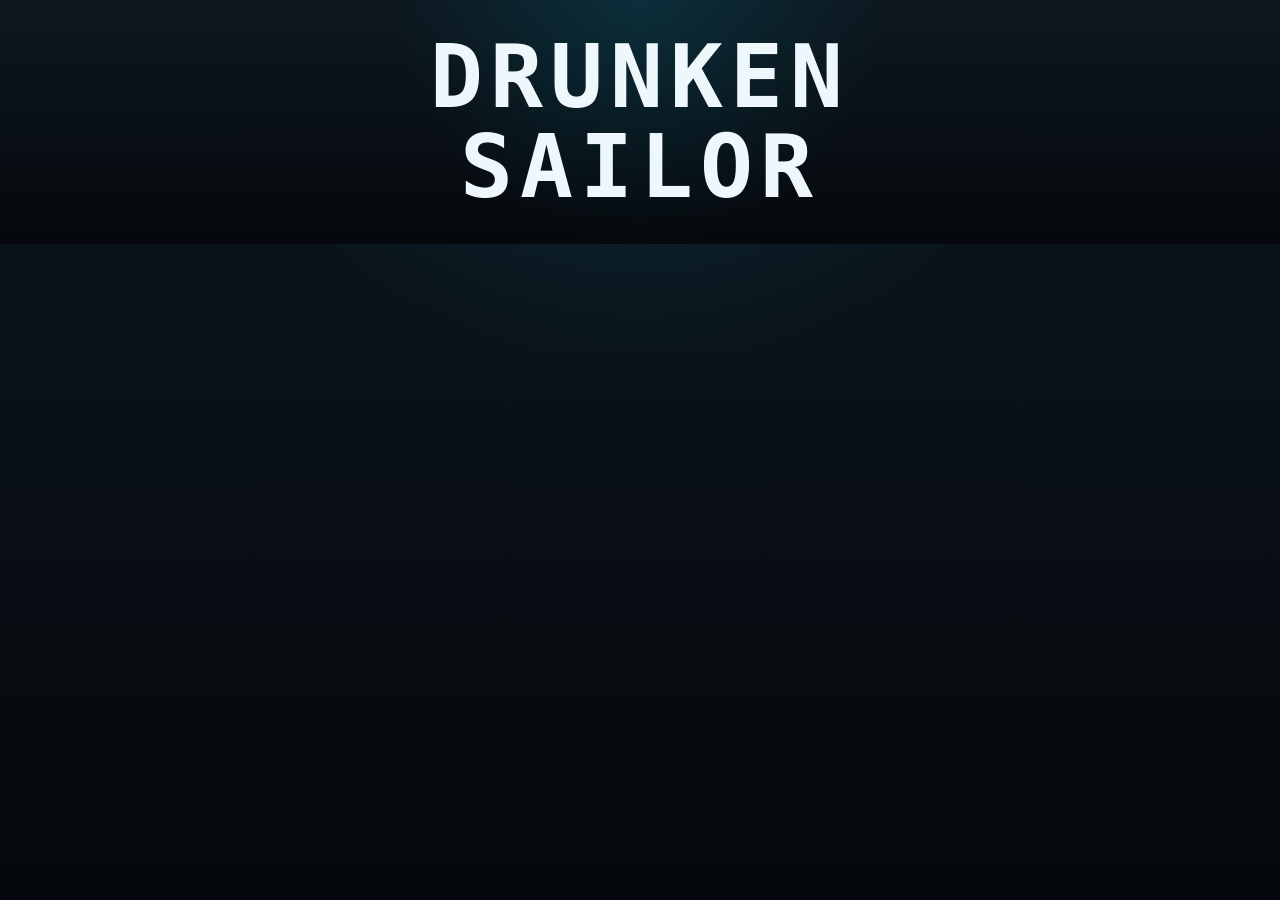
<file: songs/drunken-sailor/index.html>
<!DOCTYPE html>
<html lang="en">
<head>
  <meta charset="UTF-8">
  <meta name="viewport" content="width=device-width, initial-scale=1.0">
  <title>Drunken Sailor</title>
  <link rel="stylesheet" href="../player.css">
  <script>
    window.STANDALONE_SONG = {
  "id": "drunken-sailor",
  "name": "Drunken Sailor",
  "file": "drunken-sailor.json"
};
  </script>
  <script src="../../music_engine_web.js"></script>
  <script src="../player.js" defer></script>
</head>
<body>
  <main class="song-shell" aria-live="polite">
    <h1 id="song-title">Drunken Sailor</h1>
  </main>
  <audio id="media-keepalive" autoplay playsinline webkit-playsinline hidden></audio>
</body>
</html>
</file>
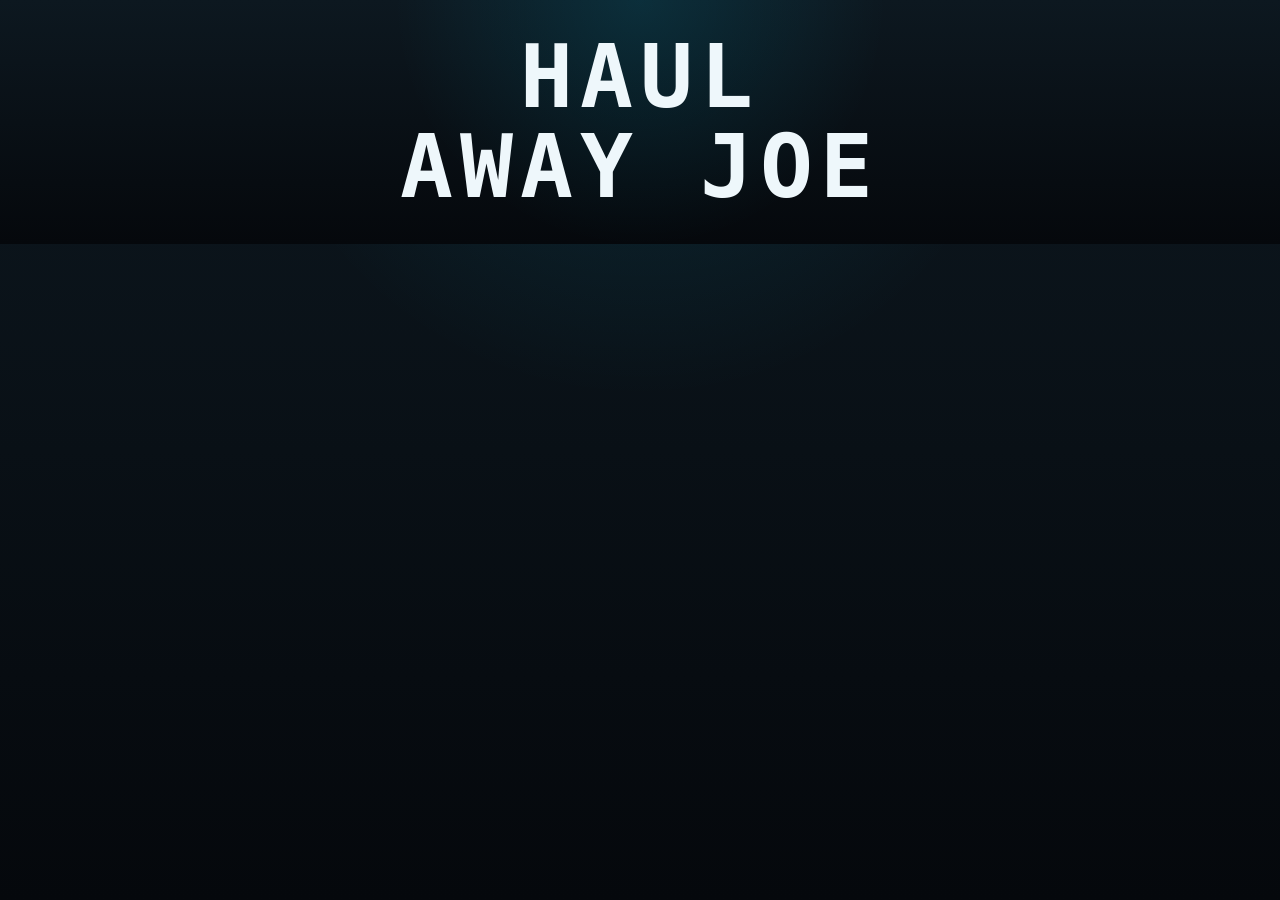
<file: songs/haul-away-joe/index.html>
<!DOCTYPE html>
<html lang="en">
<head>
  <meta charset="UTF-8">
  <meta name="viewport" content="width=device-width, initial-scale=1.0">
  <title>Haul Away Joe</title>
  <link rel="stylesheet" href="../player.css">
  <script>
    window.STANDALONE_SONG = {
  "id": "haul-away-joe",
  "name": "Haul Away Joe",
  "file": "haul-away-joe.json"
};
  </script>
  <script src="../../music_engine_web.js"></script>
  <script src="../player.js" defer></script>
</head>
<body>
  <main class="song-shell" aria-live="polite">
    <h1 id="song-title">Haul Away Joe</h1>
  </main>
  <audio id="media-keepalive" autoplay playsinline webkit-playsinline hidden></audio>
</body>
</html>
</file>
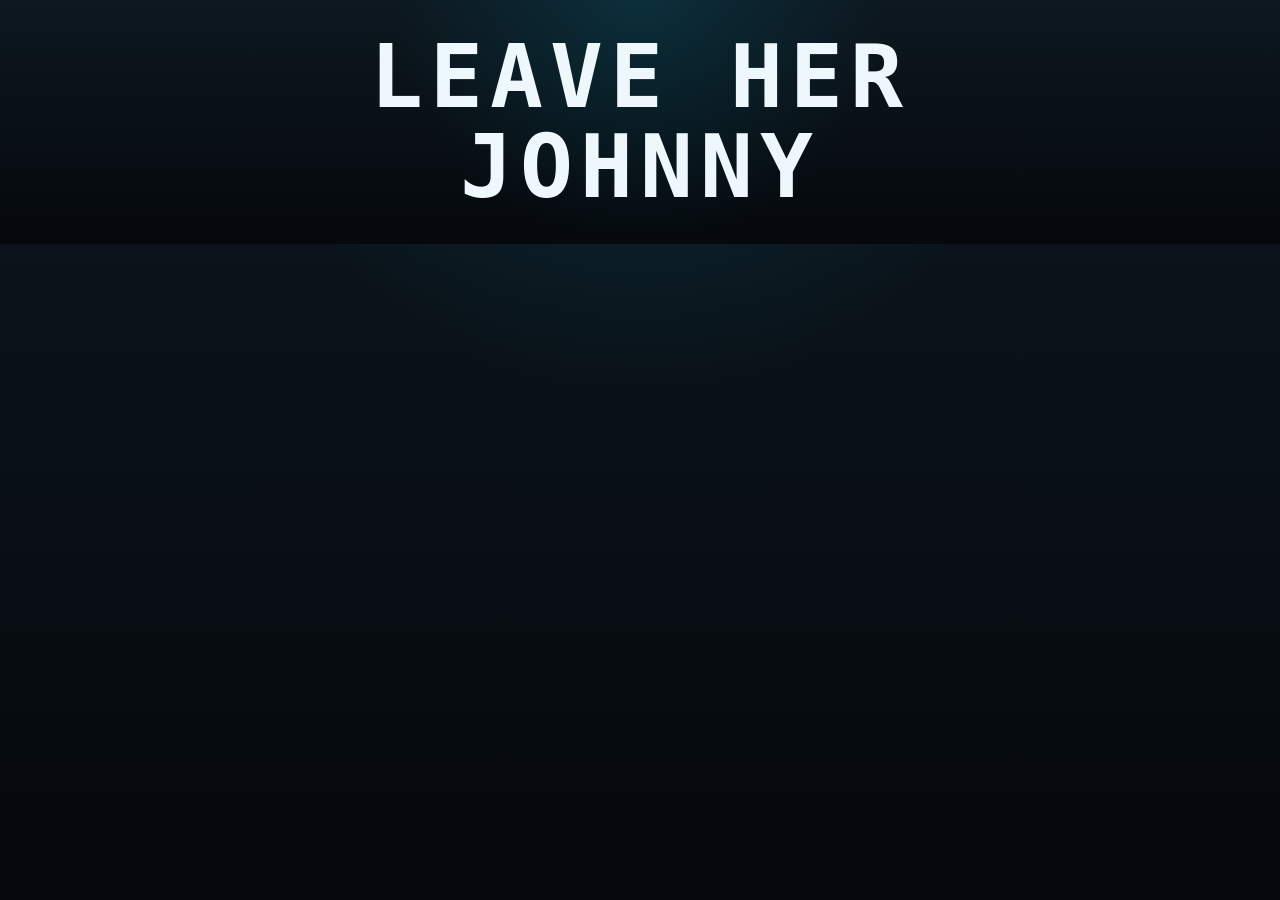
<file: songs/leave-her-johnny/index.html>
<!DOCTYPE html>
<html lang="en">
<head>
  <meta charset="UTF-8">
  <meta name="viewport" content="width=device-width, initial-scale=1.0">
  <title>Leave Her Johnny</title>
  <link rel="stylesheet" href="../player.css">
  <script>
    window.STANDALONE_SONG = {
  "id": "leave-her-johnny",
  "name": "Leave Her Johnny",
  "file": "leave-her-johnny.json"
};
  </script>
  <script src="../../music_engine_web.js"></script>
  <script src="../player.js" defer></script>
</head>
<body>
  <main class="song-shell" aria-live="polite">
    <h1 id="song-title">Leave Her Johnny</h1>
  </main>
  <audio id="media-keepalive" autoplay playsinline webkit-playsinline hidden></audio>
</body>
</html>
</file>
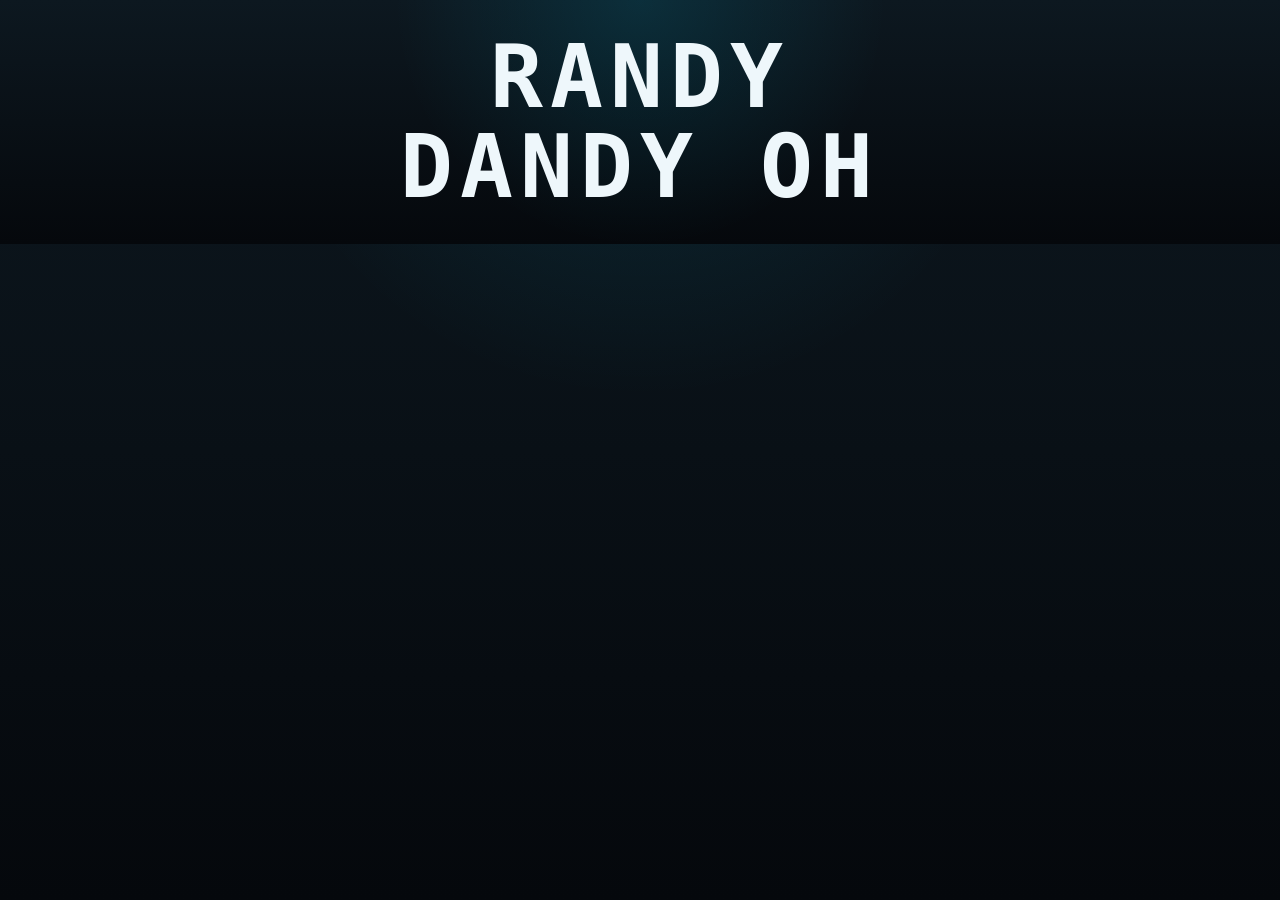
<file: songs/randy-dandy-oh/index.html>
<!DOCTYPE html>
<html lang="en">
<head>
  <meta charset="UTF-8">
  <meta name="viewport" content="width=device-width, initial-scale=1.0">
  <title>Randy Dandy Oh</title>
  <link rel="stylesheet" href="../player.css">
  <script>
    window.STANDALONE_SONG = {
  "id": "randy-dandy-oh",
  "name": "Randy Dandy Oh",
  "file": "randy-dandy-oh.json"
};
  </script>
  <script src="../../music_engine_web.js"></script>
  <script src="../player.js" defer></script>
</head>
<body>
  <main class="song-shell" aria-live="polite">
    <h1 id="song-title">Randy Dandy Oh</h1>
  </main>
  <audio id="media-keepalive" autoplay playsinline webkit-playsinline hidden></audio>
</body>
</html>
</file>
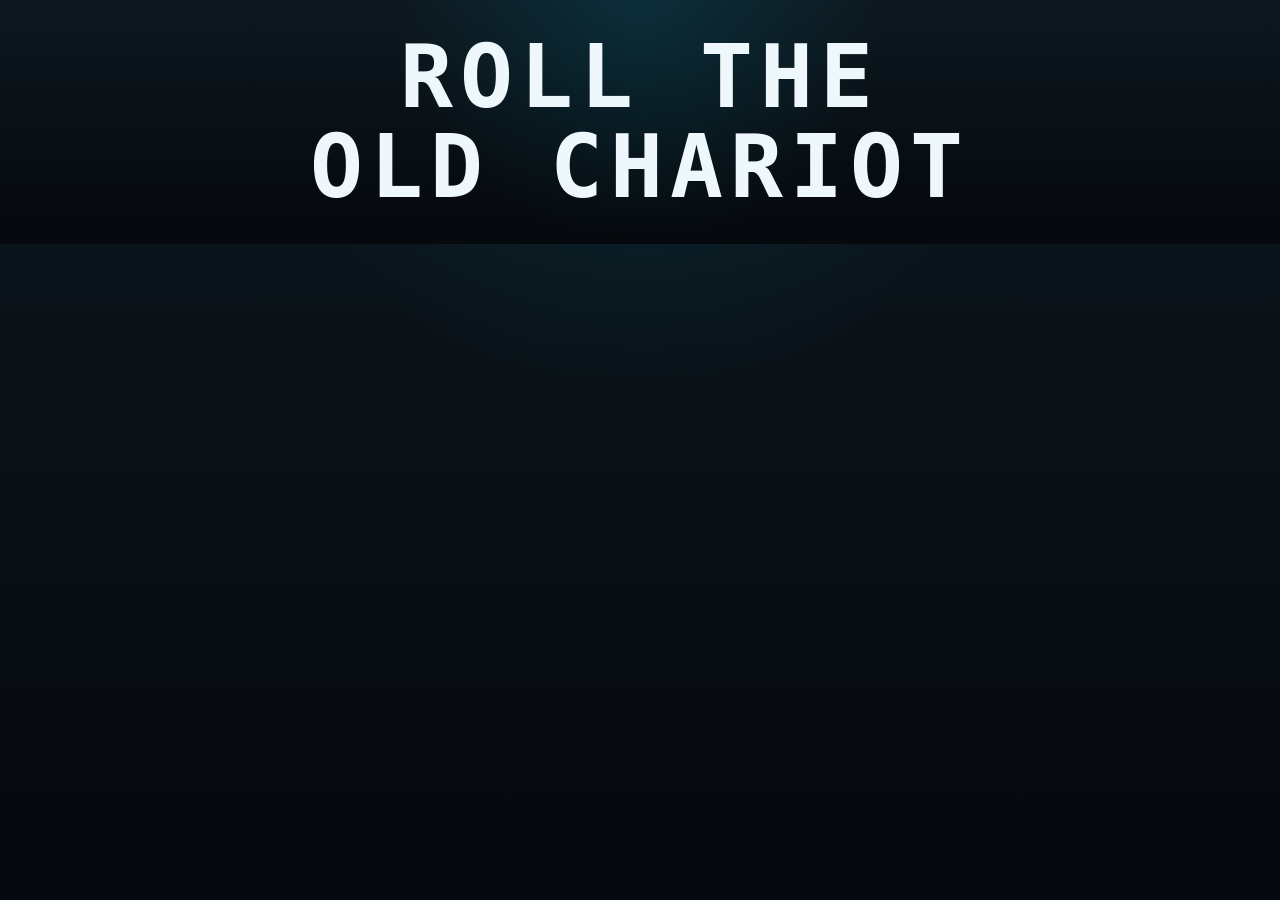
<file: songs/roll-the-old-chariot/index.html>
<!DOCTYPE html>
<html lang="en">
<head>
  <meta charset="UTF-8">
  <meta name="viewport" content="width=device-width, initial-scale=1.0">
  <title>Roll the Old Chariot</title>
  <link rel="stylesheet" href="../player.css">
  <script>
    window.STANDALONE_SONG = {
  "id": "roll-the-old-chariot",
  "name": "Roll the Old Chariot",
  "file": "roll-the-old-chariot.json"
};
  </script>
  <script src="../../music_engine_web.js"></script>
  <script src="../player.js" defer></script>
</head>
<body>
  <main class="song-shell" aria-live="polite">
    <h1 id="song-title">Roll the Old Chariot</h1>
  </main>
  <audio id="media-keepalive" autoplay playsinline webkit-playsinline hidden></audio>
</body>
</html>
</file>
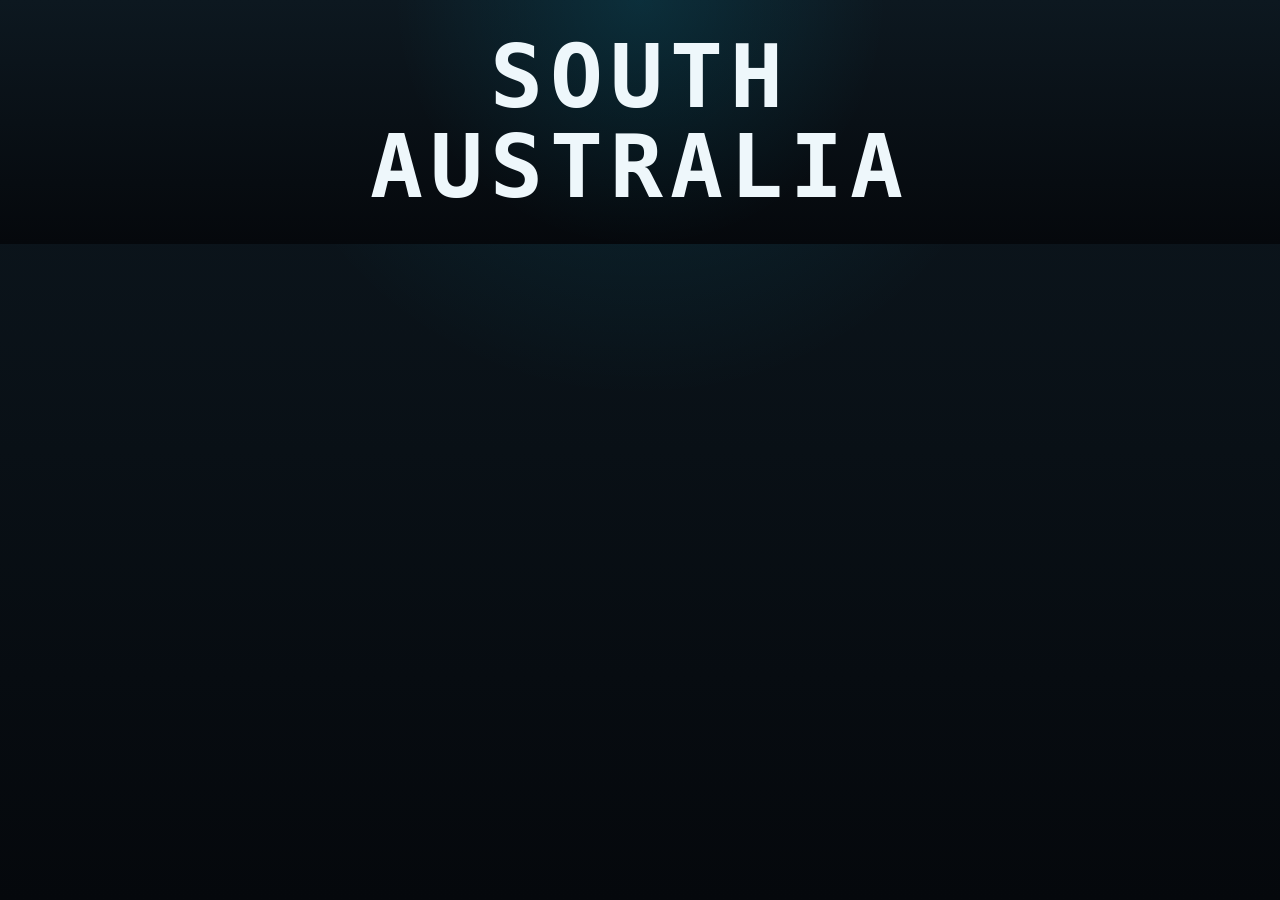
<file: songs/south-australia/index.html>
<!DOCTYPE html>
<html lang="en">
<head>
  <meta charset="UTF-8">
  <meta name="viewport" content="width=device-width, initial-scale=1.0">
  <title>South Australia</title>
  <link rel="stylesheet" href="../player.css">
  <script>
    window.STANDALONE_SONG = {
  "id": "south-australia",
  "name": "South Australia",
  "file": "south-australia.json"
};
  </script>
  <script src="../../music_engine_web.js"></script>
  <script src="../player.js" defer></script>
</head>
<body>
  <main class="song-shell" aria-live="polite">
    <h1 id="song-title">South Australia</h1>
  </main>
  <audio id="media-keepalive" autoplay playsinline webkit-playsinline hidden></audio>
</body>
</html>
</file>
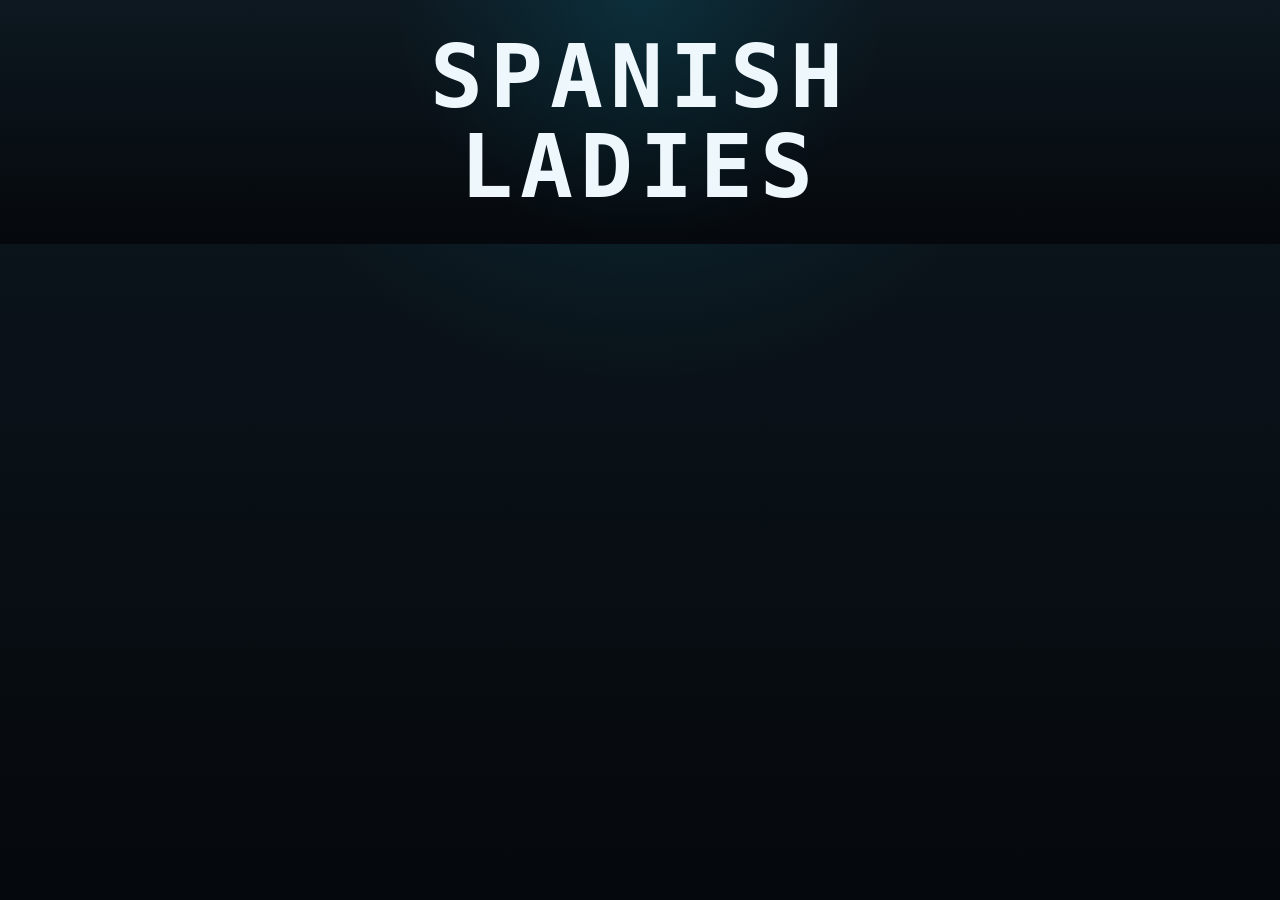
<file: songs/spanish-ladies/index.html>
<!DOCTYPE html>
<html lang="en">
<head>
  <meta charset="UTF-8">
  <meta name="viewport" content="width=device-width, initial-scale=1.0">
  <title>Spanish Ladies</title>
  <link rel="stylesheet" href="../player.css">
  <script>
    window.STANDALONE_SONG = {
  "id": "spanish-ladies",
  "name": "Spanish Ladies",
  "file": "spanish-ladies.json"
};
  </script>
  <script src="../../music_engine_web.js"></script>
  <script src="../player.js" defer></script>
</head>
<body>
  <main class="song-shell" aria-live="polite">
    <h1 id="song-title">Spanish Ladies</h1>
  </main>
  <audio id="media-keepalive" autoplay playsinline webkit-playsinline hidden></audio>
</body>
</html>
</file>
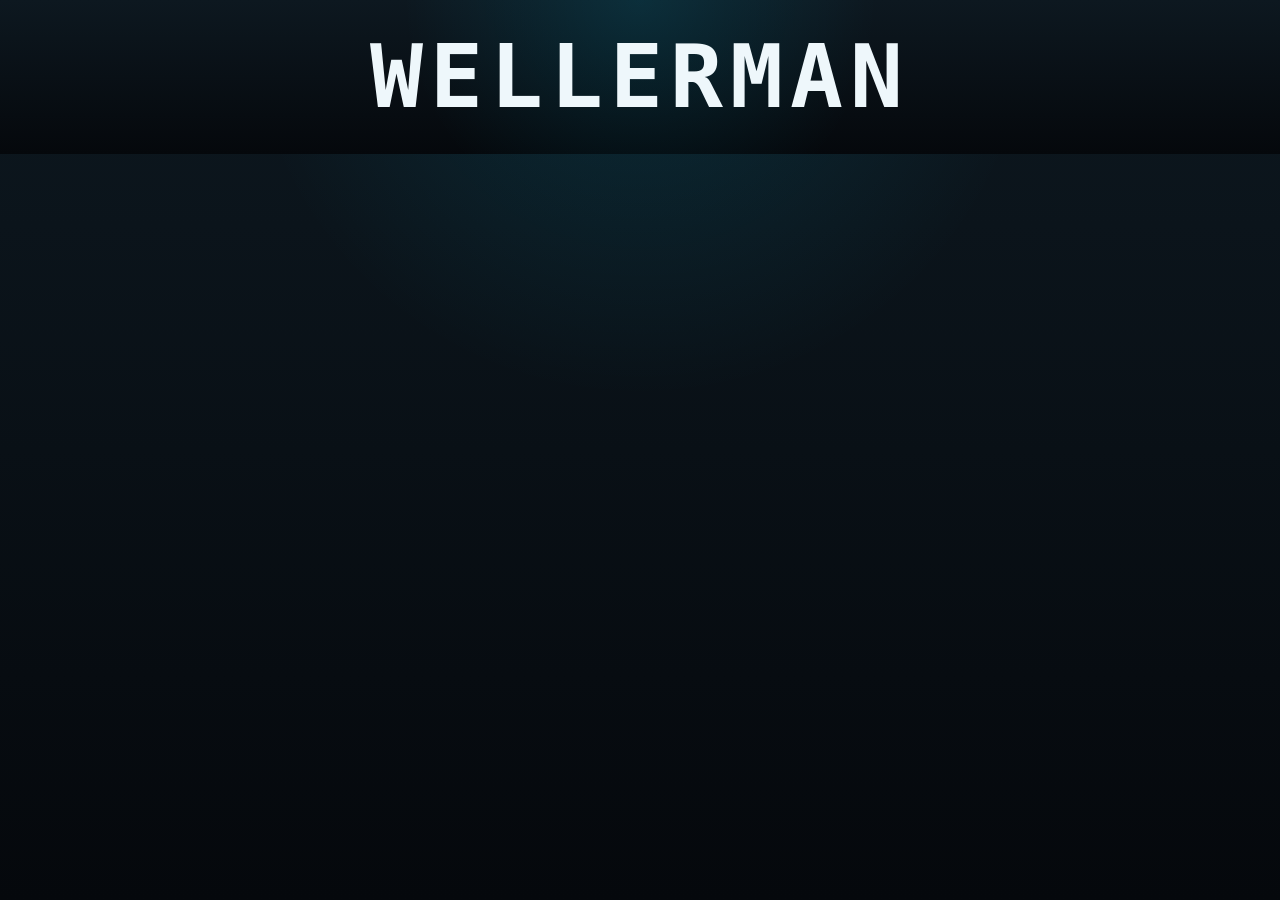
<file: songs/wellerman/index.html>
<!DOCTYPE html>
<html lang="en">
<head>
  <meta charset="UTF-8">
  <meta name="viewport" content="width=device-width, initial-scale=1.0">
  <title>Wellerman</title>
  <link rel="stylesheet" href="../player.css">
  <script>
    window.STANDALONE_SONG = {
  "id": "wellerman",
  "name": "Wellerman",
  "file": "wellerman.json"
};
  </script>
  <script src="../../music_engine_web.js"></script>
  <script src="../player.js" defer></script>
</head>
<body>
  <main class="song-shell" aria-live="polite">
    <h1 id="song-title">Wellerman</h1>
  </main>
  <audio id="media-keepalive" autoplay playsinline webkit-playsinline hidden></audio>
</body>
</html>
</file>
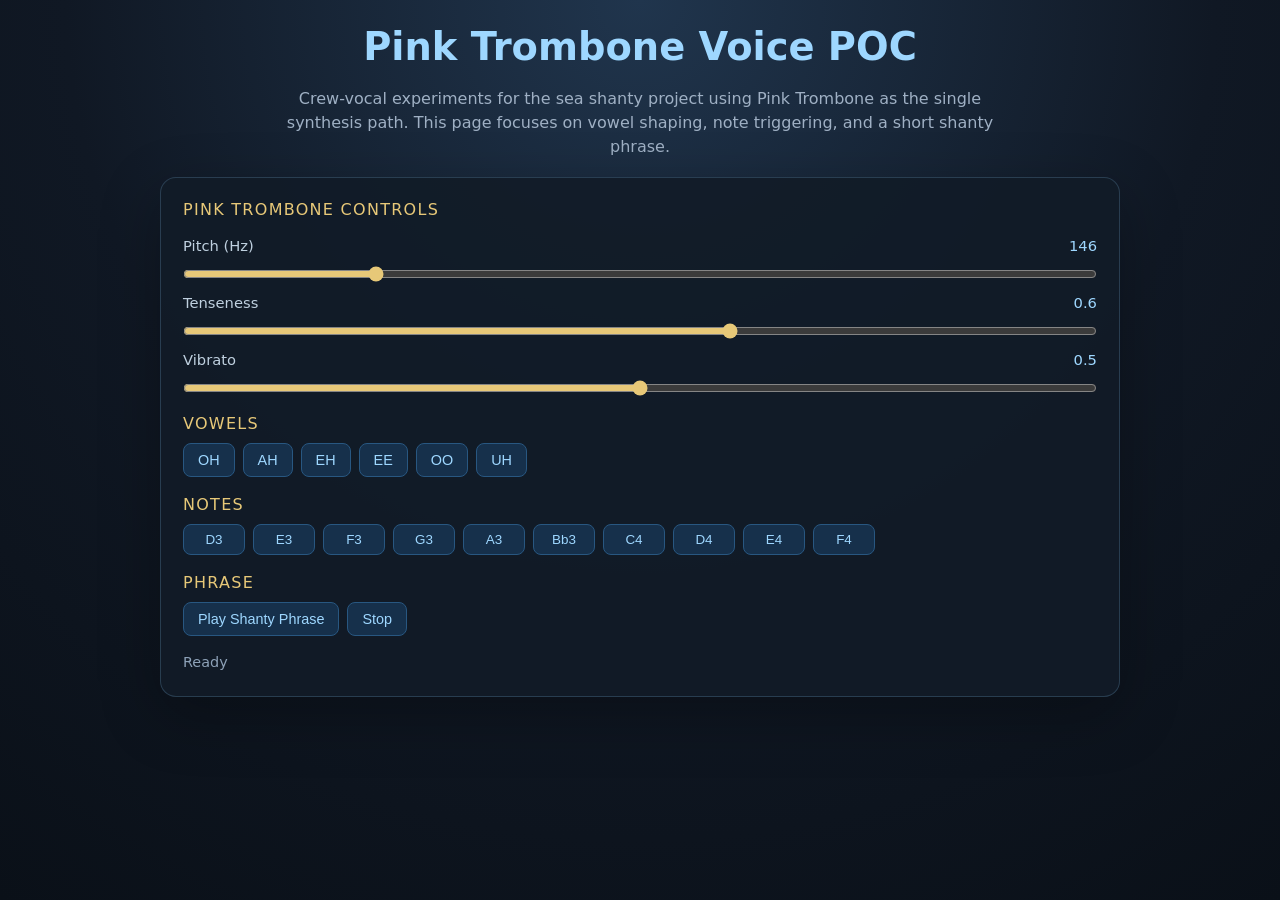
<file: poc/voice-synth-compare.html>
<!DOCTYPE html>
<html lang="en">
<head>
  <meta charset="UTF-8">
  <meta name="viewport" content="width=device-width, initial-scale=1.0">
  <title>Voice Synthesis POC - Pink Trombone</title>
  <script src="script/component-noui.js" type="module"></script>
  <style>
    * { box-sizing: border-box; margin: 0; padding: 0; }
    body {
      min-height: 100vh;
      font-family: "Segoe UI", system-ui, sans-serif;
      background: radial-gradient(circle at top, #20354d 0%, #101824 52%, #0a1018 100%);
      color: #e6edf7;
      padding: 24px;
    }
    .app {
      max-width: 960px;
      margin: 0 auto;
      display: grid;
      gap: 18px;
    }
    h1 {
      text-align: center;
      color: #9ed7ff;
      font-size: clamp(1.8rem, 3vw, 2.6rem);
    }
    .subtitle {
      text-align: center;
      color: #9fb0c4;
      line-height: 1.5;
      max-width: 760px;
      margin: 0 auto;
    }
    .card {
      background: rgba(18, 28, 40, 0.92);
      border: 1px solid rgba(116, 170, 214, 0.24);
      border-radius: 16px;
      padding: 22px;
      box-shadow: 0 18px 60px rgba(0, 0, 0, 0.28);
      display: grid;
      gap: 18px;
    }
    .section-title {
      color: #e7c878;
      font-size: 1rem;
      text-transform: uppercase;
      letter-spacing: 0.08em;
    }
    .controls {
      display: grid;
      gap: 12px;
    }
    label {
      display: flex;
      justify-content: space-between;
      align-items: center;
      gap: 12px;
      color: #bfd0df;
      font-size: 0.92rem;
    }
    label span {
      min-width: 60px;
      text-align: right;
      color: #9ed7ff;
      font-variant-numeric: tabular-nums;
    }
    input[type="range"] {
      width: 100%;
      accent-color: #e7c878;
    }
    .grid {
      display: grid;
      gap: 10px;
    }
    .button-row,
    .note-row {
      display: flex;
      flex-wrap: wrap;
      gap: 8px;
    }
    button {
      background: #16304b;
      color: #9ed7ff;
      border: 1px solid #285781;
      border-radius: 8px;
      padding: 8px 14px;
      cursor: pointer;
      font-size: 0.9rem;
      transition: background 0.15s ease, border-color 0.15s ease, transform 0.08s ease;
    }
    button:hover {
      background: #20476d;
      border-color: #4e87ba;
    }
    button:active { transform: scale(0.98); }
    .button-row button.active {
      background: #2d5b47;
      border-color: #e7c878;
      color: #f3dc9c;
    }
    .note-row button {
      min-width: 62px;
      padding: 7px 10px;
      font-size: 0.84rem;
    }
    .status {
      min-height: 20px;
      color: #8ea2b8;
      font-size: 0.9rem;
    }
  </style>
</head>
<body>
<pink-trombone style="display:none"></pink-trombone>

<div class="app">
  <h1>Pink Trombone Voice POC</h1>
  <p class="subtitle">
    Crew-vocal experiments for the sea shanty project using Pink Trombone as the single synthesis path.
    This page focuses on vowel shaping, note triggering, and a short shanty phrase.
  </p>

  <div class="card">
    <div class="section-title">Pink Trombone Controls</div>

    <div class="controls">
      <label>Pitch (Hz) <span id="ptPitchVal">146</span></label>
      <input type="range" id="ptPitch" min="80" max="400" value="146" step="1" oninput="ptSetPitch(this.value)">

      <label>Tenseness <span id="ptTenseVal">0.6</span></label>
      <input type="range" id="ptTense" min="0" max="1" value="0.6" step="0.01" oninput="ptSetTenseness(this.value)">

      <label>Vibrato <span id="ptVibVal">0.5</span></label>
      <input type="range" id="ptVib" min="0" max="1" value="0.5" step="0.01" oninput="ptSetVibrato(this.value)">
    </div>

    <div class="grid">
      <div class="section-title">Vowels</div>
      <div class="button-row">
        <button onclick="ptVowel('OH', 12.6, 2.3)">OH</button>
        <button onclick="ptVowel('AH', 14.93, 2.78)">AH</button>
        <button onclick="ptVowel('EH', 19.4, 3.43)">EH</button>
        <button onclick="ptVowel('EE', 27.2, 2.2)">EE</button>
        <button onclick="ptVowel('OO', 22.8, 2.05)">OO</button>
        <button onclick="ptVowel('UH', 17.8, 2.46)">UH</button>
      </div>
    </div>

    <div class="grid">
      <div class="section-title">Notes</div>
      <div class="note-row" id="ptNotes"></div>
    </div>

    <div class="grid">
      <div class="section-title">Phrase</div>
      <div class="button-row">
        <button onclick="ptShantyPhrase()">Play Shanty Phrase</button>
        <button onclick="ptStop()">Stop</button>
      </div>
    </div>

    <p class="status" id="ptStatus">Loading Pink Trombone…</p>
  </div>
</div>

<script>
const NOTES_DM = {
  D3: 146.83,
  E3: 164.81,
  F3: 174.61,
  G3: 196.0,
  A3: 220.0,
  Bb3: 233.08,
  C4: 261.63,
  D4: 293.66,
  E4: 329.63,
  F4: 349.23,
};

const SHANTY_PHRASE = [
  { note: 'D3', syllable: 'OH', dur: 0.6 },
  { note: 'F3', syllable: 'EH', dur: 0.5 },
  { note: 'A3', syllable: 'AH', dur: 0.5 },
  { note: 'G3', syllable: 'AH', dur: 0.25 },
  { note: 'F3', syllable: 'EE', dur: 0.6 },
  { note: 'D3', syllable: 'OH', dur: 0.8 },
];

let actx = null;
let ptElement = null;
let ptReady = false;
let ptTimeout = null;

const PT_VOWELS = {
  OH: { idx: 12.6, dia: 2.3 },
  AH: { idx: 14.93, dia: 2.78 },
  EH: { idx: 19.4, dia: 3.43 },
  EE: { idx: 27.2, dia: 2.2 },
  OO: { idx: 22.8, dia: 2.05 },
  UH: { idx: 17.8, dia: 2.46 },
};

function ensureAudioCtx() {
  if (!actx) actx = new AudioContext();
  if (actx.state === 'suspended') actx.resume();
  return actx;
}

async function ptInit() {
  await customElements.whenDefined('pink-trombone');
  ptElement = document.querySelector('pink-trombone');
  if (!ptElement) {
    document.getElementById('ptStatus').textContent = 'Error: pink-trombone element not found';
    return;
  }

  try {
    const ctx = ensureAudioCtx();
    await ptElement.setAudioContext(ctx);
    ptElement.connect(ctx.destination);
    ptReady = true;
    document.getElementById('ptStatus').textContent = 'Ready';
  } catch (e) {
    document.getElementById('ptStatus').textContent = 'Error: ' + e.message;
    console.error('Pink Trombone init error:', e);
  }
}

function ptSetPitch(hz) {
  document.getElementById('ptPitchVal').textContent = hz;
  if (!ptReady) return;
  const t = ptElement.audioContext.currentTime;
  ptElement.parameters.frequency.linearRampToValueAtTime(Number(hz), t + 0.05);
}

function ptSetTenseness(v) {
  document.getElementById('ptTenseVal').textContent = v;
  if (!ptReady) return;
  const tv = Number(v);
  const t = ptElement.audioContext.currentTime;
  const tenseness = 1 - Math.cos(tv * Math.PI * 0.5);
  ptElement.parameters.tenseness.linearRampToValueAtTime(tenseness, t + 0.05);
  ptElement.parameters.loudness.linearRampToValueAtTime(Math.pow(tenseness, 0.25), t + 0.05);
}

function ptSetVibrato(v) {
  document.getElementById('ptVibVal').textContent = v;
  if (!ptReady) return;
  const t = ptElement.audioContext.currentTime;
  ptElement.parameters.vibrato.gain.linearRampToValueAtTime(Number(v) * 0.01, t + 0.05);
}

function ptVowel(name, idx, dia) {
  if (!ptReady) {
    ptInit();
    return;
  }
  ensureAudioCtx();
  const t = ptElement.audioContext.currentTime;
  ptElement.parameters.tongue.index.linearRampToValueAtTime(idx, t + 0.12);
  ptElement.parameters.tongue.diameter.linearRampToValueAtTime(dia, t + 0.12);
  ptElement.parameters.intensity.linearRampToValueAtTime(1, t + 0.02);
  ptElement.start();
  document.getElementById('ptStatus').textContent = 'Playing: ' + name;

  clearTimeout(ptTimeout);
  ptTimeout = setTimeout(() => {
    ptElement.parameters.intensity.linearRampToValueAtTime(0, ptElement.audioContext.currentTime + 0.3);
    setTimeout(() => ptElement.stop(), 400);
    document.getElementById('ptStatus').textContent = 'Ready';
  }, 1200);
}

function ptPlayNote(noteName) {
  if (!ptReady) return;
  const hz = NOTES_DM[noteName];
  ptSetPitch(hz);
  document.getElementById('ptPitch').value = hz;
  ptVowel('OH', 12.6, 2.3);
}

async function ptShantyPhrase() {
  if (!ptReady) return;
  ensureAudioCtx();
  const ctx = ptElement.audioContext;
  ptElement.start();
  ptElement.parameters.intensity.setValueAtTime(1, ctx.currentTime);
  document.getElementById('ptStatus').textContent = 'Playing shanty phrase…';

  let time = ctx.currentTime + 0.05;
  for (const step of SHANTY_PHRASE) {
    const hz = NOTES_DM[step.note];
    const vowel = PT_VOWELS[step.syllable] || PT_VOWELS.OH;

    ptElement.parameters.frequency.linearRampToValueAtTime(hz, time + 0.03);
    ptElement.parameters.tongue.index.linearRampToValueAtTime(vowel.idx, time + 0.08);
    ptElement.parameters.tongue.diameter.linearRampToValueAtTime(vowel.dia, time + 0.08);

    if (time > ctx.currentTime + 0.1) {
      ptElement.parameters.intensity.setValueAtTime(0.2, time - 0.04);
      ptElement.parameters.intensity.linearRampToValueAtTime(1, time + 0.04);
    }
    time += step.dur;
  }

  ptElement.parameters.intensity.linearRampToValueAtTime(0, time + 0.4);
  const totalMs = (time - ctx.currentTime + 0.6) * 1000;
  clearTimeout(ptTimeout);
  ptTimeout = setTimeout(() => {
    ptElement.stop();
    document.getElementById('ptStatus').textContent = 'Ready';
  }, totalMs);
}

function ptStop() {
  clearTimeout(ptTimeout);
  if (ptReady) {
    ptElement.parameters.intensity.linearRampToValueAtTime(0, ptElement.audioContext.currentTime + 0.1);
    setTimeout(() => ptElement.stop(), 150);
  }
  document.getElementById('ptStatus').textContent = 'Stopped';
}

{
  const container = document.getElementById('ptNotes');
  for (const name of Object.keys(NOTES_DM)) {
    const btn = document.createElement('button');
    btn.textContent = name;
    btn.onclick = () => ptPlayNote(name);
    container.appendChild(btn);
  }
}

window.addEventListener('DOMContentLoaded', () => {
  ptInit();
});
</script>
</body>
</html>
</file>
<file: songs/player.css>
:root {
  --bg: #05080c;
  --bg-accent: #0d1820;
  --text: #eef7fb;
  --text-dim: #7f98a6;
  --cyan: #00d4ff;
}

*,
*::before,
*::after {
  box-sizing: border-box;
}

html,
body {
  min-height: 100%;
  margin: 0;
  background:
    radial-gradient(circle at top, rgba(0, 212, 255, 0.12), transparent 36%),
    linear-gradient(180deg, var(--bg-accent), var(--bg));
  color: var(--text);
  font-family: 'JetBrains Mono', 'Fira Code', 'Cascadia Code', ui-monospace, monospace;
}

body {
  display: grid;
  place-items: center;
  padding: 32px 20px;
}

.song-shell {
  width: min(100%, 760px);
  text-align: center;
}

#song-title {
  margin: 0;
  font-size: clamp(2rem, 7vw, 5.5rem);
  line-height: 1.02;
  letter-spacing: 0.08em;
  text-transform: uppercase;
  color: var(--text);
  text-wrap: balance;
}

body.is-error #song-title {
  color: #ff8a80;
}
</file>
